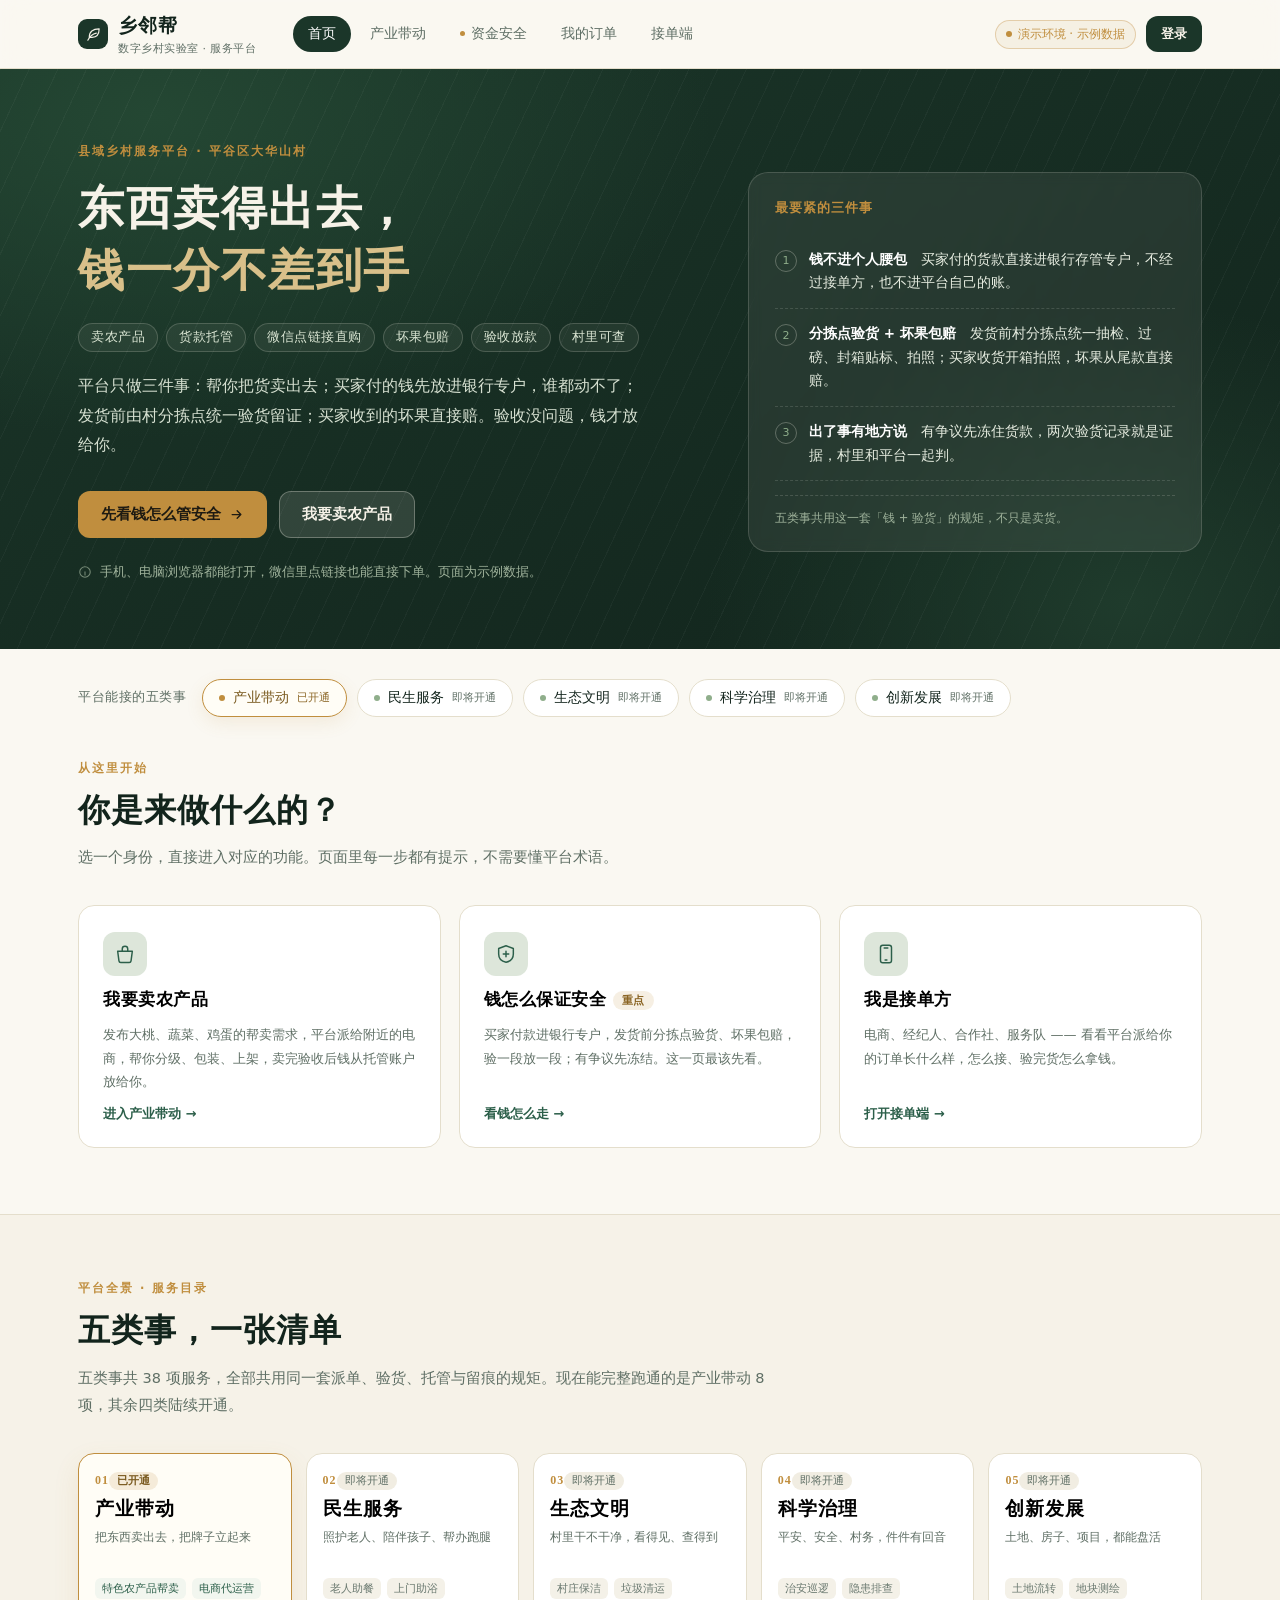
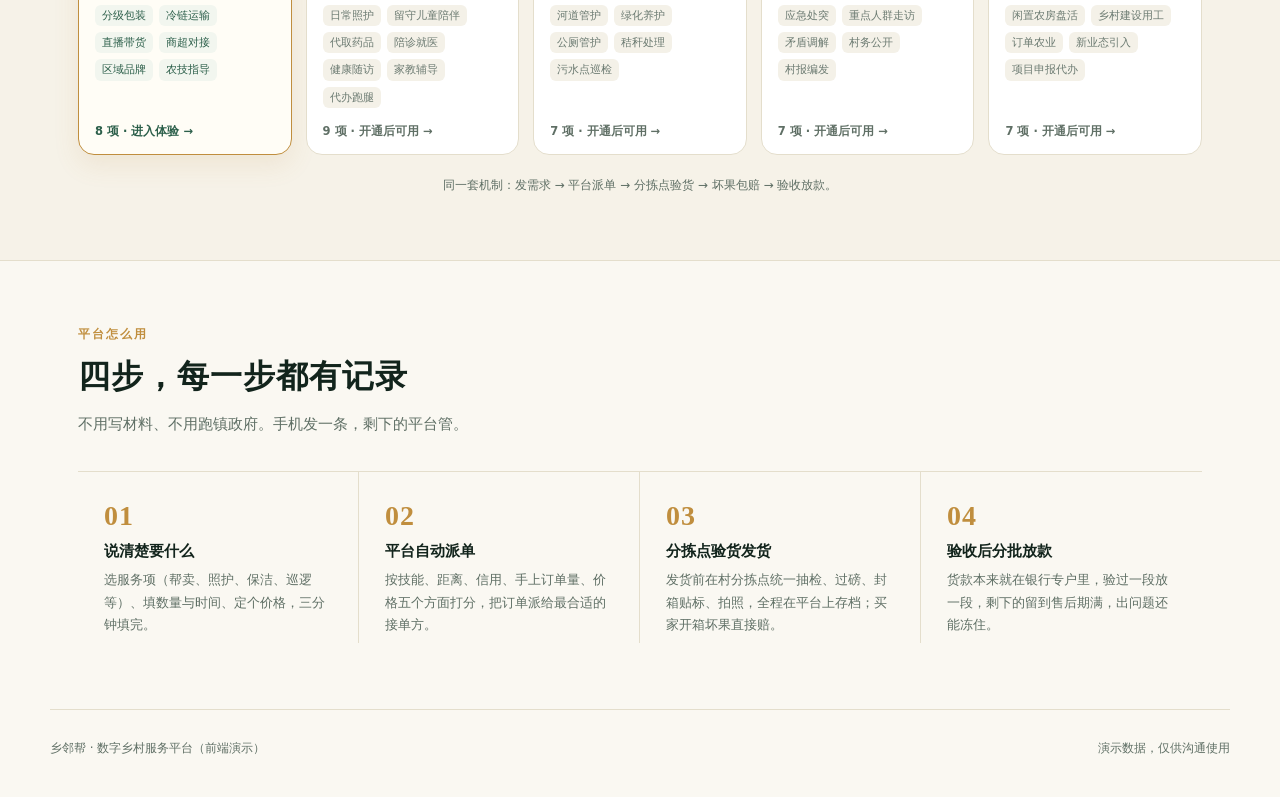
<file: index.html>
<!DOCTYPE html>
<html lang="zh-CN">
<head>
<meta charset="UTF-8">
<meta name="viewport" content="width=device-width, initial-scale=1.0">
<title>乡邻帮 · 数字乡村服务平台（演示）</title>
<meta name="description" content="乡邻帮 · 数字乡村服务平台前端演示：货款银行托管、分拣点验货、坏果包赔、验收通过才放款。">
<link rel="stylesheet" href="styles.css">
</head>
<body>

<!-- ================= NAV ================= -->
<header class="nav">
  <div class="container nav-inner">
    <a class="brand" href="#" data-go="home">
      <span class="brand-mark">
        <svg width="17" height="17" viewBox="0 0 24 24" fill="none" stroke="currentColor" stroke-width="1.6" stroke-linecap="round" stroke-linejoin="round">
          <path d="M20 4c0 9-5 12-10 12H6c0-8 5-12 14-12Z"/><path d="M4 20c3-6 7-9 12-10"/>
        </svg>
      </span>
      <span>
        <span class="brand-name">乡邻帮</span>
        <div class="brand-sub">数字乡村实验室 · 服务平台</div>
      </span>
    </a>

    <nav class="nav-links">
      <button class="nav-link active" data-go="home">首页</button>
      <button class="nav-link" data-go="industry">产业带动</button>
      <button class="nav-link hot" data-go="money">资金安全</button>
      <button class="nav-link" data-go="order">我的订单</button>
      <button class="nav-link" data-go="provider">接单端</button>
    </nav>

    <div class="nav-right">
      <span class="demo-pill"><span class="dot"></span>演示环境 · 示例数据</span>
      <button class="btn btn-dark" id="loginBtn" data-go="login" style="padding:8px 14px;font-size:13px">登录</button>
    </div>
  </div>
</header>

<main>

<!-- ================= HOME ================= -->
<section id="view-home" class="view active">

  <div class="hero">
    <div class="container hero-inner">
      <div>
        <div class="eyebrow">县域乡村服务平台 · 平谷区大华山村</div>
        <h1>东西卖得出去，<br><em>钱一分不差到手</em></h1>
        <div class="hero-tags">
          <span class="hero-tag">卖农产品</span>
          <span class="hero-tag">货款托管</span>
          <span class="hero-tag">微信点链接直购</span>
          <span class="hero-tag">坏果包赔</span>
          <span class="hero-tag">验收放款</span>
          <span class="hero-tag">村里可查</span>
        </div>
        <p class="hero-sub">
          平台只做三件事：帮你把货卖出去；买家付的钱先放进银行专户，谁都动不了；
          发货前由村分拣点统一验货留证；买家收到的坏果直接赔。验收没问题，钱才放给你。
        </p>
        <div class="hero-actions">
          <button class="btn btn-primary" data-go="money">
            先看钱怎么管安全
            <svg width="15" height="15" viewBox="0 0 24 24" fill="none" stroke="currentColor" stroke-width="2" stroke-linecap="round" stroke-linejoin="round"><path d="M5 12h14M13 6l6 6-6 6"/></svg>
          </button>
          <button class="btn btn-light" data-go="industry">我要卖农产品</button>
        </div>
        <div class="hero-note">
          <svg width="14" height="14" viewBox="0 0 24 24" fill="none" stroke="currentColor" stroke-width="1.8"><circle cx="12" cy="12" r="9"/><path d="M12 8v.01M11 12h1v5h1"/></svg>
          手机、电脑浏览器都能打开，微信里点链接也能直接下单。页面为示例数据。
        </div>
      </div>

      <div class="hero-card">
        <div class="hero-card-title">最要紧的三件事</div>
        <div class="hero-line">
          <span class="idx">1</span>
          <p><b>钱不进个人腰包</b>　买家付的货款直接进银行存管专户，不经过接单方，也不进平台自己的账。</p>
        </div>
        <div class="hero-line">
          <span class="idx">2</span>
          <p><b>分拣点验货 + 坏果包赔</b>　发货前村分拣点统一抽检、过磅、封箱贴标、拍照；买家收货开箱拍照，坏果从尾款直接赔。</p>
        </div>
        <div class="hero-line">
          <span class="idx">3</span>
          <p><b>出了事有地方说</b>　有争议先冻住货款，两次验货记录就是证据，村里和平台一起判。</p>
        </div>
        <p class="hero-card-note">五类事共用这一套「钱 + 验货」的规矩，不只是卖货。</p>
      </div>
    </div>
  </div>

  <!-- 五类事快捷入口 -->
  <div class="container">
    <div class="strip">
      <span class="strip-label">平台能接的五类事</span>
      <button class="pill live" data-go="industry"><span class="pd"></span>产业带动<small>已开通</small></button>
      <button class="pill" data-go="placeholder" data-sector="people"><span class="pd"></span>民生服务<small>即将开通</small></button>
      <button class="pill" data-go="placeholder" data-sector="eco"><span class="pd"></span>生态文明<small>即将开通</small></button>
      <button class="pill" data-go="placeholder" data-sector="gov"><span class="pd"></span>科学治理<small>即将开通</small></button>
      <button class="pill" data-go="placeholder" data-sector="land"><span class="pd"></span>创新发展<small>即将开通</small></button>
    </div>
  </div>

  <!-- 三个大动作 -->
  <div class="section" style="padding-top:44px">
    <div class="container">
      <div class="sec-head">
        <div class="sec-kicker">从这里开始</div>
        <h2 class="sec-title">你是来做什么的？</h2>
        <p class="sec-sub">选一个身份，直接进入对应的功能。页面里每一步都有提示，不需要懂平台术语。</p>
      </div>

      <div class="acts">
        <button class="act" data-go="industry">
          <span class="act-icon">
            <svg width="22" height="22" viewBox="0 0 24 24" fill="none" stroke="currentColor" stroke-width="1.6" stroke-linecap="round" stroke-linejoin="round"><path d="M4 9h16l-1.4 10.5a2 2 0 0 1-2 1.75H7.4a2 2 0 0 1-2-1.75L4 9Z"/><path d="M9 9V6.5a3 3 0 0 1 6 0V9"/></svg>
          </span>
          <h3>我要卖农产品</h3>
          <p>发布大桃、蔬菜、鸡蛋的帮卖需求，平台派给附近的电商，帮你分级、包装、上架，卖完验收后钱从托管账户放给你。</p>
          <span class="act-link">进入产业带动 →</span>
        </button>

        <button class="act" data-go="money">
          <span class="act-icon">
            <svg width="22" height="22" viewBox="0 0 24 24" fill="none" stroke="currentColor" stroke-width="1.6" stroke-linecap="round" stroke-linejoin="round"><path d="M12 3 20 6v6c0 5-3.6 8.2-8 9-4.4-.8-8-4-8-9V6l8-3Z"/><path d="M9 12h6M12 9v6"/></svg>
          </span>
          <h3>钱怎么保证安全 <span class="badge gold" style="vertical-align:middle">重点</span></h3>
          <p>买家付款进银行专户，发货前分拣点验货、坏果包赔，验一段放一段；有争议先冻结。这一页最该先看。</p>
          <span class="act-link">看钱怎么走 →</span>
        </button>

        <button class="act" data-go="provider">
          <span class="act-icon">
            <svg width="22" height="22" viewBox="0 0 24 24" fill="none" stroke="currentColor" stroke-width="1.6" stroke-linecap="round" stroke-linejoin="round"><rect x="6" y="2.5" width="12" height="19" rx="2.5"/><path d="M10 5.5h4M11 18.5h2"/></svg>
          </span>
          <h3>我是接单方</h3>
          <p>电商、经纪人、合作社、服务队 —— 看看平台派给你的订单长什么样，怎么接、验完货怎么拿钱。</p>
          <span class="act-link">打开接单端 →</span>
        </button>
      </div>
    </div>
  </div>

  <!-- 五大板块 -->
  <div class="section cream">
    <div class="container">
      <div class="sec-head">
        <div class="sec-kicker">平台全景 · 服务目录</div>
        <h2 class="sec-title">五类事，一张清单</h2>
        <p class="sec-sub">五类事共 38 项服务，全部共用同一套派单、验货、托管与留痕的规矩。现在能完整跑通的是产业带动 8 项，其余四类陆续开通。</p>
      </div>

      <div class="catalog">
        <button class="cat live" data-go="industry">
          <div class="cat-head"><span class="cat-no">01</span><span class="cat-state">已开通</span></div>
          <h4>产业带动</h4>
          <p class="cat-sub">把东西卖出去，把牌子立起来</p>
          <div class="cat-items">
            <span>特色农产品帮卖</span><span>电商代运营</span><span>分级包装</span>
            <span>冷链运输</span><span>直播带货</span><span>商超对接</span>
            <span>区域品牌</span><span>农技指导</span>
          </div>
          <div class="cat-foot">8 项 · 进入体验 →</div>
        </button>

        <button class="cat" data-go="placeholder" data-sector="people">
          <div class="cat-head"><span class="cat-no">02</span><span class="cat-state">即将开通</span></div>
          <h4>民生服务</h4>
          <p class="cat-sub">照护老人、陪伴孩子、帮办跑腿</p>
          <div class="cat-items">
            <span>老人助餐</span><span>上门助浴</span><span>日常照护</span>
            <span>留守儿童陪伴</span><span>代取药品</span><span>陪诊就医</span>
            <span>健康随访</span><span>家教辅导</span><span>代办跑腿</span>
          </div>
          <div class="cat-foot">9 项 · 开通后可用 →</div>
        </button>

        <button class="cat" data-go="placeholder" data-sector="eco">
          <div class="cat-head"><span class="cat-no">03</span><span class="cat-state">即将开通</span></div>
          <h4>生态文明</h4>
          <p class="cat-sub">村里干不干净，看得见、查得到</p>
          <div class="cat-items">
            <span>村庄保洁</span><span>垃圾清运</span><span>河道管护</span>
            <span>绿化养护</span><span>公厕管护</span><span>秸秆处理</span>
            <span>污水点巡检</span>
          </div>
          <div class="cat-foot">7 项 · 开通后可用 →</div>
        </button>

        <button class="cat" data-go="placeholder" data-sector="gov">
          <div class="cat-head"><span class="cat-no">04</span><span class="cat-state">即将开通</span></div>
          <h4>科学治理</h4>
          <p class="cat-sub">平安、安全、村务，件件有回音</p>
          <div class="cat-items">
            <span>治安巡逻</span><span>隐患排查</span><span>应急处突</span>
            <span>重点人群走访</span><span>矛盾调解</span><span>村务公开</span>
            <span>村报编发</span>
          </div>
          <div class="cat-foot">7 项 · 开通后可用 →</div>
        </button>

        <button class="cat" data-go="placeholder" data-sector="land">
          <div class="cat-head"><span class="cat-no">05</span><span class="cat-state">即将开通</span></div>
          <h4>创新发展</h4>
          <p class="cat-sub">土地、房子、项目，都能盘活</p>
          <div class="cat-items">
            <span>土地流转</span><span>地块测绘</span><span>闲置农房盘活</span>
            <span>乡村建设用工</span><span>订单农业</span><span>新业态引入</span>
            <span>项目申报代办</span>
          </div>
          <div class="cat-foot">7 项 · 开通后可用 →</div>
        </button>
      </div>

      <p class="cat-note">同一套机制：发需求 → 平台派单 → 分拣点验货 → 坏果包赔 → 验收放款。</p>
    </div>
  </div>

  <!-- 怎么用 -->
  <div class="section" id="how">
    <div class="container">
      <div class="sec-head">
        <div class="sec-kicker">平台怎么用</div>
        <h2 class="sec-title">四步，每一步都有记录</h2>
        <p class="sec-sub">不用写材料、不用跑镇政府。手机发一条，剩下的平台管。</p>
      </div>

      <div class="steps4">
        <div class="step4">
          <div class="no">01</div>
          <h5>说清楚要什么</h5>
          <p>选服务项（帮卖、照护、保洁、巡逻等）、填数量与时间、定个价格，三分钟填完。</p>
        </div>
        <div class="step4">
          <div class="no">02</div>
          <h5>平台自动派单</h5>
          <p>按技能、距离、信用、手上订单量、价格五个方面打分，把订单派给最合适的接单方。</p>
        </div>
        <div class="step4">
          <div class="no">03</div>
          <h5>分拣点验货发货</h5>
          <p>发货前在村分拣点统一抽检、过磅、封箱贴标、拍照，全程在平台上存档；买家开箱坏果直接赔。</p>
        </div>
        <div class="step4">
          <div class="no">04</div>
          <h5>验收后分批放款</h5>
          <p>货款本来就在银行专户里，验过一段放一段，剩下的留到售后期满，出问题还能冻住。</p>
        </div>
      </div>
    </div>
  </div>
</section>

<!-- ================= INDUSTRY ================= -->
<section id="view-industry" class="view">
  <div class="container">
    <div class="page-head">
      <div class="crumb"><a href="#" data-go="home">首页</a> / <span>产业带动</span></div>
      <h1 class="page-title">产业带动</h1>
      <p class="page-sub">这个板块干两件事：把农产品卖出去，把村子的招牌立起来。下面的内容都能点，帮卖流程可以从头走到尾。</p>
    </div>

    <div class="safe-strip" data-go="money">
      <span class="ss-ic">锁</span>
      <div class="ss-txt">
        <b>这笔生意的钱，平台不碰、接单方也碰不到</b>
        <span>买家付款先存银行专户；发货前村分拣点统一验货，买家开箱坏果包赔；验收通过才分批放款。点这里看钱怎么走。</span>
      </div>
      <span class="ss-arrow">→</span>
    </div>

    <div class="tabs" id="industryTabs">
      <button class="tab active" data-tab="sell">农产品帮卖</button>
      <button class="tab" data-tab="ecom">电商帮卖</button>
      <button class="tab" data-tab="brand">区域品牌</button>
      <button class="tab" data-tab="data">基地与数据</button>
      <button class="tab" data-tab="share">微信卖货与分销</button>
    </div>

    <!-- 帮卖 -->
    <div class="tab-panel" data-panel="sell">
      <div class="grid-2">
        <div class="card">
          <div class="card-head">
            <div>
              <h3 class="card-title">本村待售的农产品</h3>
              <p class="card-sub">农户发出来，等附近的电商来接。点「发起帮卖」可以体验完整流程。</p>
            </div>
            <span class="badge gold">今日 3 条</span>
          </div>

          <div class="prod">
            <div class="prod-thumb">🍑</div>
            <div class="prod-main">
              <p class="prod-name">大桃 · 8 吨</p>
              <div class="prod-meta">大华山村 · 采收 11-08 · 需要分级包装 + 冷链</div>
            </div>
            <div class="prod-right">
              <div class="prod-price">5.4<small>元/斤 保底</small></div>
              <div class="prod-meta" style="margin-top:4px"><span class="badge grey">待接单</span></div>
            </div>
          </div>

          <div class="prod">
            <div class="prod-thumb" style="background:linear-gradient(145deg,#eef1dd,#dbe5c9)">🥬</div>
            <div class="prod-main">
              <p class="prod-name">大棚蔬菜 · 2 吨</p>
              <div class="prod-meta">东河村 · 每日可采 · 需要冷链直供</div>
            </div>
            <div class="prod-right">
              <div class="prod-price">3.2<small>元/斤 保底</small></div>
              <div class="prod-meta" style="margin-top:4px"><span class="badge grey">待接单</span></div>
            </div>
          </div>

          <div class="prod">
            <div class="prod-thumb" style="background:linear-gradient(145deg,#f6efe0,#e9dcc4)">🥚</div>
            <div class="prod-main">
              <p class="prod-name">土鸡蛋 · 500 斤</p>
              <div class="prod-meta">西沟村 · 每周供 · 需要包装 + 直播</div>
            </div>
            <div class="prod-right">
              <div class="prod-price">12<small>元/斤 保底</small></div>
              <div class="prod-meta" style="margin-top:4px"><span class="badge grey">待接单</span></div>
            </div>
          </div>
        </div>

        <div class="card" style="background:var(--cream)">
          <h3 class="card-title">发起一条帮卖</h3>
          <p class="card-sub">你只管说清楚「卖什么、多少、什么价」，剩下的交给平台。</p>

          <div style="margin:18px 0 6px">
            <div class="hero-line" style="border-bottom:1px dashed var(--hair);padding:12px 0">
              <span class="idx" style="border-color:var(--hair);color:var(--green)">1</span>
              <p style="color:var(--ink);font-size:13px">填产品、数量、保底价<br><span style="color:var(--muted);font-size:12px">价格你定，平台不压价</span></p>
            </div>
            <div class="hero-line" style="border-bottom:1px dashed var(--hair);padding:12px 0">
              <span class="idx" style="border-color:var(--hair);color:var(--green)">2</span>
              <p style="color:var(--ink);font-size:13px">选需要的服务<br><span style="color:var(--muted);font-size:12px">分级包装、冷链、直播、商超对接</span></p>
            </div>
            <div class="hero-line" style="padding:12px 0 4px">
              <span class="idx" style="border-color:var(--hair);color:var(--green)">3</span>
              <p style="color:var(--ink);font-size:13px">平台派单，接单方上门看货<br><span style="color:var(--muted);font-size:12px">卖完验收，按约定分账</span></p>
            </div>
          </div>

          <button class="btn btn-dark btn-block" style="margin-top:18px" data-go="sell">
            发起帮卖（以大桃 8 吨为例）
          </button>
          <p style="margin:12px 0 0;font-size:11.5px;color:#9aa79d;text-align:center">演示流程约 1 分钟，可反复体验</p>
        </div>
      </div>
    </div>

    <!-- 电商 -->
    <div class="tab-panel" data-panel="ecom" hidden>
      <div class="sec-head" style="margin-bottom:20px">
        <p class="sec-sub" style="margin-top:0">这些是平台认证过的接单方。派单不是随机发、也不是谁先抢到给谁，按技能、距离、信用、手上订单量、价格五个方面综合打分。</p>
      </div>

      <div class="grid-3">
        <div class="card">
          <div class="broker" style="border:none;padding:0;margin:0">
            <div class="avatar">李</div>
            <div class="broker-main">
              <p class="broker-name">李强 · 鲜果电商</p>
              <div class="broker-meta">示范镇 · 专注桃类 3 年</div>
              <div class="broker-tags"><span class="badge">信用 96</span><span class="badge gold">近 30 天 38 单</span></div>
            </div>
            <div class="score"><div class="num">96<small>分</small></div><div class="lbl">匹配度</div></div>
          </div>
          <p class="card-sub" style="margin-top:14px">自带 1.2 万粉丝直播间，能接「直播带货 + 分级包装」，从看货到打款平均 3 天。</p>
        </div>

        <div class="card">
          <div class="broker" style="border:none;padding:0;margin:0">
            <div class="avatar alt">王</div>
            <div class="broker-main">
              <p class="broker-name">王芳 · 果蔬合作社</p>
              <div class="broker-meta">邻村 · 有冷藏库与分拣线</div>
              <div class="broker-tags"><span class="badge">信用 92</span><span class="badge gold">近 30 天 22 单</span></div>
            </div>
            <div class="score"><div class="num">88<small>分</small></div><div class="lbl">匹配度</div></div>
          </div>
          <p class="card-sub" style="margin-top:14px">适合走商超与批发渠道，冷链运输成本低；直播能力弱，主要做线下批量出货。</p>
        </div>

        <div class="card">
          <div class="broker" style="border:none;padding:0;margin:0">
            <div class="avatar alt2">张</div>
            <div class="broker-main">
              <p class="broker-name">张伟 · 电商服务站</p>
              <div class="broker-meta">镇级站点 · 代运营 6 个村</div>
              <div class="broker-tags"><span class="badge">信用 89</span><span class="badge gold">近 30 天 41 单</span></div>
            </div>
            <div class="score"><div class="num">84<small>分</small></div><div class="lbl">匹配度</div></div>
          </div>
          <p class="card-sub" style="margin-top:14px">单量最多，但手上订单已排到 5 天后，本期派单会因「负载」扣分，作为备选。</p>
        </div>
      </div>
    </div>

    <!-- 品牌 -->
    <div class="tab-panel" data-panel="brand" hidden>
      <div class="grid-2">
        <div class="card">
          <div class="card-head">
            <div>
              <h3 class="card-title">区域品牌建设进度</h3>
              <p class="card-sub">品牌这四件事按顺序推，做完一件验一件；没验收的部分不结钱。</p>
            </div>
            <span class="badge dark">已开通</span>
          </div>

          <div style="margin-top:18px">
            <div class="mini-bar" style="width:100%;margin-bottom:18px">
              <div class="lb"><span>品牌视觉与包装设计</span><span>100%</span></div>
              <div class="tr" style="height:6px"><div class="fl" style="width:100%"></div></div>
            </div>
            <div class="mini-bar" style="width:100%;margin-bottom:18px">
              <div class="lb"><span>短视频内容（12 条）</span><span>75%</span></div>
              <div class="tr" style="height:6px"><div class="fl" style="width:75%"></div></div>
            </div>
            <div class="mini-bar" style="width:100%;margin-bottom:18px">
              <div class="lb"><span>直播场次（2 场）</span><span>50%</span></div>
              <div class="tr" style="height:6px"><div class="fl" style="width:50%"></div></div>
            </div>
            <div class="mini-bar" style="width:100%">
              <div class="lb"><span>区域公用品牌申报</span><span>进行中</span></div>
              <div class="tr" style="height:6px"><div class="fl" style="width:30%;background:var(--gold)"></div></div>
            </div>
          </div>
        </div>

        <div class="card" style="background:var(--cream)">
          <h3 class="card-title">品牌怎么帮到卖货</h3>
          <p class="card-sub">品牌不是做个 LOGO 就完了，它直接影响能不能进商超、能不能卖上价。</p>
          <div style="margin-top:16px;font-size:13px;line-height:2;color:var(--muted)">
            <p style="margin:0 0 10px"><b style="color:var(--ink)">统一包装</b> — 同一规格、同一标识，商超才肯上架。</p>
            <p style="margin:0 0 10px"><b style="color:var(--ink)">可溯源</b> — 一物一码，扫码看到哪个村、哪块地、哪天采的。</p>
            <p style="margin:0 0 10px"><b style="color:var(--ink)">内容素材</b> — 短视频和直播素材由平台统一产出，接单方直接能用。</p>
            <p style="margin:0"><b style="color:var(--ink)">品牌授权</b> — 接单方使用区域品牌需备案，防止砸牌子。</p>
          </div>
        </div>
      </div>
    </div>

    <!-- 数据 -->
    <div class="tab-panel" data-panel="data" hidden>
      <div class="kpi-strip" style="margin-bottom:20px">
        <div class="kpi"><div class="v">6<small>块</small></div><div class="k">纳入平台的蔬菜地块</div></div>
        <div class="kpi"><div class="v">2<small>类</small></div><div class="k">环境与作业数据自动采集</div></div>
        <div class="kpi"><div class="v">100<small>%</small></div><div class="k">上市农产品一物一码覆盖</div></div>
        <div class="kpi"><div class="v">3<small>天</small></div><div class="k">从发布到货款到账的平均时间</div></div>
      </div>

      <div class="grid-2">
        <div class="card">
          <div class="card-head">
            <div>
              <h3 class="card-title">地块档案</h3>
              <p class="card-sub">每块地一个档案：种什么、谁在种、什么时候做了什么。</p>
            </div>
            <span class="badge">大华山村</span>
          </div>

          <div class="prod" style="padding-top:8px">
            <div class="prod-thumb" style="font-size:12px;font-weight:700">A1</div>
            <div class="prod-main">
              <p class="prod-name">大桃 · 12 亩</p>
              <div class="prod-meta">农户 张建国 · 采收期 11-06 至 11-12</div>
            </div>
            <div class="prod-right"><span class="badge gold">待售 8 吨</span></div>
          </div>
          <div class="prod">
            <div class="prod-thumb" style="font-size:12px;font-weight:700">B2</div>
            <div class="prod-main">
              <p class="prod-name">大棚蔬菜 · 4 亩</p>
              <div class="prod-meta">合作社 王芳 · 水肥一体化已接入</div>
            </div>
            <div class="prod-right"><span class="badge">数据正常</span></div>
          </div>
          <div class="prod">
            <div class="prod-thumb" style="font-size:12px;font-weight:700">C3</div>
            <div class="prod-main">
              <p class="prod-name">土鸡蛋 · 1 个养殖点</p>
              <div class="prod-meta">农户 刘小梅 · 每周出货 500 斤</div>
             </div>
            <div class="prod-right"><span class="badge">数据正常</span></div>
          </div>
        </div>

        <div class="card">
          <div class="card-head">
            <div>
              <h3 class="card-title">最近 7 天 · 大棚温度</h3>
              <p class="card-sub">传感器每 10 分钟上传一次，异常自动提醒。</p>
            </div>
          </div>
          <svg viewBox="0 0 300 120" style="width:100%;height:150px" preserveAspectRatio="none">
            <line x1="0" y1="100" x2="300" y2="100" stroke="#e4decc" stroke-width="1"/>
            <line x1="0" y1="60" x2="300" y2="60" stroke="#f0ebdc" stroke-width="1"/>
            <line x1="0" y1="20" x2="300" y2="20" stroke="#f0ebdc" stroke-width="1"/>
            <polyline points="0,74 42,66 84,58 126,52 168,60 210,46 252,40 300,44"
              fill="none" stroke="#2c5f4a" stroke-width="2.2" stroke-linecap="round" stroke-linejoin="round"/>
            <circle cx="168" cy="60" r="3.4" fill="#c08e3e"/>
          </svg>
          <p class="card-sub" style="margin-top:6px">11 月 1 日 — 11 月 7 日 · 单位 ℃ · 夜间最低 14℃，白天最高 26℃，处于适宜区间。</p>
        </div>
      </div>
    </div>

    <!-- 微信卖货与分销 -->
    <div class="tab-panel" data-panel="share" hidden>
      <div class="sec-head" style="margin-bottom:18px">
        <p class="sec-sub" style="margin-top:0">买家在微信里点开链接就能买；帮着转发的人能拿到佣金。这一页演示两件事：链接怎么发、钱怎么分。</p>
      </div>

      <!-- 微信直购流程 -->
      <div class="grid-2">
        <div class="card">
          <div class="card-head">
            <div>
              <h3 class="card-title">微信点链接直接买 · 全流程</h3>
              <p class="card-sub">从商品页到好友下单，三步，谁都会用</p>
            </div>
            <span class="badge gold">可点</span>
          </div>

          <!-- 商品卡（第一步） -->
          <div style="border:1px solid var(--hair);border-radius:12px;padding:14px;margin-bottom:12px">
            <div style="font-size:11px;color:var(--muted);margin-bottom:8px">第一步 · 你在平台商品页（手机 / 电脑都能开）</div>
            <div class="prod">
              <div class="prod-thumb">🍑</div>
              <div class="prod-main">
                <p class="prod-name">大华山白桃 · 12 装</p>
                <div class="prod-meta">张大山家 3 号桃园 · 11-06 采摘 · 坏果包赔</div>
              </div>
              <div class="prod-right"><b style="font-family:var(--serif);font-size:18px">89 元</b></div>
            </div>
            <button class="btn btn-dark btn-block" id="copyLinkBtn" style="margin-top:12px">
              复制链接，发给微信好友
            </button>
          </div>

          <!-- 微信聊天模拟（第二步） -->
          <div style="border:1px solid var(--hair);border-radius:12px;padding:14px;margin-bottom:12px;background:#ededed">
            <div style="font-size:11px;color:var(--muted);margin-bottom:10px">第二步 · 粘贴到微信，好友收到一张商品卡片</div>
            <div style="display:flex;gap:8px;align-items:flex-start">
              <div class="avatar" style="width:32px;height:32px;font-size:13px;flex:none">李</div>
              <div style="background:#95ec69;border-radius:8px;padding:10px;max-width:220px">
                <div style="background:#fff;border-radius:6px;padding:8px">
                  <div style="height:64px;border-radius:4px;background:linear-gradient(135deg,#f7e3d0,#e8c9a8);display:flex;align-items:center;justify-content:center;font-size:22px">🍑</div>
                  <div style="font-size:13px;font-weight:600;margin-top:6px">大华山白桃 · 12 装</div>
                  <div style="display:flex;justify-content:space-between;margin-top:2px">
                    <span style="color:#c08e3e;font-weight:700">¥89.00</span>
                    <span style="font-size:11px;color:#999">乡邻帮 · 大华山村</span>
                  </div>
                </div>
              </div>
            </div>
            <div style="font-size:11px;color:#888;margin-top:8px">好友点卡片 → 直接进下单页</div>
          </div>

          <!-- 下单页（第三步） -->
          <div style="border:1px solid var(--hair);border-radius:12px;padding:14px">
            <div style="font-size:11px;color:var(--muted);margin-bottom:8px">第三步 · 好友点开就是下单页（不用下载、不用注册）</div>
            <div class="ins-row"><span class="ik">商品</span><span class="iv">大华山白桃 12 装 × 1 箱</span></div>
            <div class="ins-row"><span class="ik">付款</span><span class="iv">微信支付 89 元 → 直进银行存管专户</span></div>
            <div class="ins-row"><span class="ik">发货</span><span class="iv">村分拣点验货贴码后发出，箱码可溯源</span></div>
            <div class="ins-row"><span class="ik">售后</span><span class="iv">开箱坏果拍照，24 小时内包赔</span></div>
          </div>
        </div>

        <!-- 二级分销机制 -->
        <div class="card" style="background:var(--cream)">
          <div class="card-head">
            <div>
              <h3 class="card-title">二级分销 · 佣金怎么分</h3>
              <p class="card-sub">系统自动算、自动分，农户售价一分不让</p>
            </div>
            <span class="badge">只做两级 · 合规</span>
          </div>

          <div class="ins-row"><span class="ik">谁是一级</span><span class="iv">直接把链接发给买家的人（好友点他的链接下单）</span></div>
          <div class="ins-row"><span class="ik">谁是二级</span><span class="iv">把链接转给「一级」的那个人（最早发链接的）</span></div>
          <div class="ins-row"><span class="ik">一级佣金</span><span class="iv"><b>3%</b> · 89 元一箱得 2.67 元</span></div>
          <div class="ins-row"><span class="ik">二级佣金</span><span class="iv"><b>1%</b> · 89 元一箱得 0.89 元</span></div>
          <div class="ins-row"><span class="ik">钱从哪出</span><span class="iv">从接单方的服务费里出，<b>不占农户的 89 元</b></span></div>
          <div class="ins-row"><span class="ik">怎么到账</span><span class="iv">买家确认收货后，佣金随放款自动结算到推广人实名账户</span></div>

          <div style="border-top:1px solid var(--hair);margin-top:14px;padding-top:14px">
            <div style="font-size:13px;font-weight:600;margin-bottom:10px">举个例子：王婶把链接发到广场舞群</div>
            <div class="tl-item done"><div class="tl-time">11-08 10:00</div><h5 class="tl-title">王婶发链接 → 李姐下单 2 箱 178 元</h5><p class="card-sub" style="margin:0">王婶是一级，得 178 × 3% = 5.34 元</p></div>
            <div class="tl-item done" style="margin-top:12px"><div class="tl-time">11-08 15:00</div><h5 class="tl-title">李姐觉得好吃，转给上海的表妹 → 表妹下单 3 箱 267 元</h5><p class="card-sub" style="margin:0">李姐得一级 8.01 元；王婶是二级，再得 2.67 元</p></div>
            <div class="tl-item now" style="margin-top:12px"><div class="tl-time">结算</div><h5 class="tl-title">确认收货后自动到账，人人看得见明细</h5><p class="card-sub" style="margin:0">农户拿足 89 元/箱一分不少；佣金走平台账，村里台账全记录</p></div>
          </div>

          <p class="hint" style="margin-top:14px">按微信平台规则只做两级，不做三级及以上返佣（避免涉传风险）；佣金对农户零成本，对推广人有明细。</p>
        </div>
      </div>

      <!-- 配套三件事 -->
      <div class="grid-3" style="margin-top:16px">
        <div class="card">
          <span class="badge">统一客服</span>
          <h3 class="card-title" style="margin:12px 0 8px">售后有人接</h3>
          <p class="card-sub" style="margin:0">买家从下单页一键找客服，坏果拍照上传，24 小时内从托管尾款赔付——农户不用自己跟买家扯皮。</p>
        </div>
        <div class="card">
          <span class="badge">驻村培训</span>
          <h3 class="card-title" style="margin:12px 0 8px">不会用有人教</h3>
          <p class="card-sub" style="margin:0">怎么发链接、怎么看佣金，分拣点蹲点 + 上门带一遍，教到会为止；村里培养 1–2 名管理员。</p>
        </div>
        <div class="card">
          <span class="badge">数字人直播</span>
          <h3 class="card-title" style="margin:12px 0 8px">直播间挂同款链接</h3>
          <p class="card-sub" style="margin:0">卡通形象 7×24 小时直播讲品种、讲产地，直播间挂的就是这个商品链接，成本只有真人主播的零头。</p>
        </div>
      </div>
    </div>
  </div>
</section>

<!-- ================= SELL WIZARD ================= -->
<section id="view-sell" class="view">
  <div class="container">
    <div class="page-head">
      <div class="crumb"><a href="#" data-go="industry">产业带动</a> / <span>发起帮卖</span></div>
      <h1 class="page-title">发起一条帮卖</h1>
      <p class="page-sub">三步填完，平台就会把这条需求派给附近合适的电商或经纪人。带 <b>*</b> 的必须填。</p>
    </div>

    <div class="stepper">
      <div class="stp now" data-stp="1"><span class="c">1</span>产品信息</div>
      <div class="stp-line"></div>
      <div class="stp" data-stp="2"><span class="c">2</span>需要什么服务</div>
      <div class="stp-line"></div>
      <div class="stp" data-stp="3"><span class="c">3</span>确认提交</div>
    </div>

    <div class="card" style="max-width:900px">
      <!-- step 1 -->
      <div class="wstep" data-step="1">
        <div class="form-grid">
          <div class="field">
            <label for="f-product">卖什么 *</label>
            <select class="input" id="f-product">
              <option value="大桃">大桃（白桃 / 黄桃 / 油桃 / 蟠桃）</option>
              <option value="大棚蔬菜">大棚蔬菜</option>
              <option value="土鸡蛋">土鸡蛋</option>
              <option value="稻米">稻米</option>
            </select>
          </div>
          <div class="field">
            <label for="f-qty">有多少 *</label>
            <div style="display:flex;gap:8px">
              <input class="input" id="f-qty" type="number" min="0.5" step="0.5" value="8">
              <select class="input" id="f-unit" style="width:96px">
                <option value="吨">吨</option>
                <option value="斤">斤</option>
              </select>
            </div>
            <span class="hint">按实际可出货量填，后面可以改</span>
          </div>
          <div class="field">
            <label for="f-price">保底价（元/斤）*</label>
            <input class="input" id="f-price" type="number" step="0.1" value="5.4">
            <span class="hint">低于这个价平台不会自动成交，会先问你</span>
          </div>
          <div class="field">
            <label for="f-village">在哪个村 *</label>
            <select class="input" id="f-village">
              <option>大华山村</option>
              <option>东河村</option>
              <option>西沟村</option>
            </select>
          </div>
          <div class="field field-full">
            <label for="f-note">补充说明（选填）</label>
            <input class="input" id="f-note" placeholder="例如：11 月 8 日可采收，果园在村口，货车能直接开到地头">
          </div>
        </div>
      </div>

      <!-- step 2 -->
      <div class="wstep" data-step="2" hidden>
        <p class="card-sub" style="margin:0 0 16px">这些服务都由接单方提供，费用从货款里直接扣，不用你先垫钱。</p>
        <div class="chips" id="serviceChips">
          <button class="chip on" data-svc="pack" data-type="per">
            <span class="tick">✓</span>分级包装 <small>0.35 元/斤</small>
          </button>
          <button class="chip on" data-svc="cold" data-type="per">
            <span class="tick">✓</span>冷链运输 <small>0.60 元/斤</small>
          </button>
          <button class="chip" data-svc="live" data-type="pct">
            <span class="tick">✓</span>数字人直播 <small>1% 佣金 · 真人主播 25% 起</small>
          </button>
          <button class="chip" data-svc="market" data-type="pct">
            <span class="tick">✓</span>商超对接 <small>2% 佣金</small>
          </button>
        </div>
        <p class="card-sub" style="margin:16px 0 0">平台服务费 3%，用于派单、留痕、结算与售后。不成交不收。</p>
      </div>

      <!-- step 3 -->
      <div class="wstep" data-step="3" hidden>
        <div class="summary" id="summaryBox"></div>
        <p class="card-sub" style="margin:14px 0 0">提交后平台按技能、距离、信用、手上订单量、价格五个方面匹配接单方，通常 5 分钟内出结果。</p>
        <div class="safe-strip" style="margin-top:14px" data-go="money">
          <span class="ss-ic">锁</span>
          <div class="ss-txt">
            <b>提交这一步不花钱，也不会让你先垫钱</b>
            <span>买家付的货款先进银行专户；发货前分拣点验货、买家开箱坏果包赔，验收通过才分批放给你。点这里看钱怎么走。</span>
          </div>
          <span class="ss-arrow">→</span>
        </div>
      </div>

      <div style="display:flex;justify-content:space-between;gap:12px;margin-top:26px">
        <button class="btn btn-ghost" id="wBack" data-go="industry">取消</button>
        <div style="display:flex;gap:10px">
          <button class="btn btn-ghost" id="wPrev" hidden>上一步</button>
          <button class="btn btn-dark" id="wNext">下一步</button>
        </div>
      </div>
    </div>
  </div>
</section>

<!-- ================= DISPATCH ================= -->
<section id="view-dispatch" class="view">
  <div class="container">
    <div class="page-head">
      <div class="crumb"><a href="#" data-go="industry">产业带动</a> / <span>平台派单</span></div>
      <h1 class="page-title">正在找最合适的接单方</h1>
      <p class="page-sub">这不是群发广告，也不是谁先抢到就给谁。平台按五个维度打分，把订单给最合适的人。</p>
    </div>

    <div id="dispatchLoading">
      <div class="dispatch-stage">
        <div class="radar">
          <div class="ring"></div><div class="ring"></div><div class="ring"></div>
          <div class="core">
            <svg width="24" height="24" viewBox="0 0 24 24" fill="none" stroke="currentColor" stroke-width="1.6" stroke-linecap="round" stroke-linejoin="round"><circle cx="12" cy="12" r="2.6"/><path d="M6.5 6.5 9.5 9.5M17.5 6.5 14.5 9.5M6.5 17.5 9.5 14.5M17.5 17.5 14.5 14.5"/><circle cx="5" cy="5" r="2"/><circle cx="19" cy="5" r="2"/><circle cx="5" cy="19" r="2"/><circle cx="19" cy="19" r="2"/></svg>
          </div>
        </div>
        <h2 class="dispatch-title">正在匹配附近的接单方…</h2>
        <p class="dispatch-sub">已扫到 12 位认证电商与经纪人，正在按五个维度计算匹配度</p>

        <div class="geo-card in-radar" id="dispatchGeoCard">
          <span class="gc-ic">⌖</span>
          <div class="gc-left">
            <div class="gc-label" id="dispatchGeoLabel">当前定位：示范镇中心（李强 · 鲜果电商）</div>
            <div class="gc-coord" id="dispatchGeoCoord">lng 117.00230 · lat 40.39870　距桃园 4.2 公里</div>
          </div>
          <button class="gc-btn" id="dispatchGeoBtn">改一下</button>
        </div>

        <div class="mini-bars" style="margin-top:26px">
          <div class="mini-bar"><div class="lb"><span>技能</span><span>30%</span></div><div class="tr"><div class="fl" id="barSkill" style="width:0%"></div></div></div>
          <div class="mini-bar"><div class="lb"><span>距离</span><span>25%</span></div><div class="tr"><div class="fl" id="barDist" style="width:0%"></div></div></div>
          <div class="mini-bar"><div class="lb"><span>信用</span><span>20%</span></div><div class="tr"><div class="fl" id="barCredit" style="width:0%"></div></div></div>
          <div class="mini-bar"><div class="lb"><span>负载</span><span>15%</span></div><div class="tr"><div class="fl" id="barLoad" style="width:0%"></div></div></div>
          <div class="mini-bar"><div class="lb"><span>报价</span><span>10%</span></div><div class="tr"><div class="fl" id="barPrice" style="width:0%"></div></div></div>
        </div>
      </div>
    </div>

    <div id="dispatchResult" hidden>
      <div class="grid-2">
        <div>
          <h3 class="card-title" style="margin-bottom:14px">按匹配度排序，建议派给第 1 位</h3>
          <div id="candidates"></div>
        </div>
        <div class="card" style="background:var(--cream)">
          <h3 class="card-title">订单摘要</h3>
          <div class="money-list" id="dispatchSummary"></div>
          <p class="card-sub" style="margin-top:14px">接单方确认后才会正式占用订单；2 小时内不确认，自动顺延给下一位。</p>
        </div>
      </div>

      <div class="geo-log-wrap">
        <div class="geo-log-head" id="geoLogHead">
          <span class="gl-arrow">▸</span>
          <span>后台日志 · 原始定位记录（仅平台可见）</span>
        </div>
        <div class="geo-log-body" id="geoLogBody">
          <div class="gl-title">原始定位流水（demo）</div>
          <div id="geoLogRows"></div>
          <div class="gl-legend">
            <span class="sys">绿色 = 设备返回的系统定位</span>
            <span class="usr">蓝色 = 用户上报/手动改的定位</span>
          </div>
        </div>
      </div>
    </div>
  </div>
</section>

<!-- ================= ORDER ================= -->
<section id="view-order" class="view">
  <div class="container">
    <div class="page-head">
      <div class="crumb"><a href="#" data-go="home">首页</a> / <span>我的订单</span></div>
      <h1 class="page-title">这笔生意走到哪一步了</h1>
      <p class="page-sub">从报货到钱进你的卡，每一步谁做的、几点做的都有记录。发货前由村分拣点统一验货留证，买家开箱拍照、坏果从托管尾款直接赔——出了问题拿得出证据。</p>
    </div>

    <div class="order-head">
      <div class="oh-left">
        <h3 id="orderNo">订单 #BM20261105001 · 大桃帮卖</h3>
        <p id="orderMeta">平谷区大华山村 · 大桃 8 吨 · 保底 5.4 元/斤 · 11 月 8 日采收</p>
      </div>
      <div class="oh-right">
        <span class="badge gold" id="orderStatus">进行中</span>
        <button class="btn btn-light btn-sm" id="advanceBtn">推进到下一步</button>
      </div>
    </div>

    <div class="escrow-banner" id="escrowBanner"></div>

    <div class="grid-2">
      <div class="card">
        <h3 class="card-title" style="margin-bottom:18px">履约时间轴</h3>
        <div class="timeline" id="timeline"></div>
      </div>

      <div>
        <div class="card" style="margin-bottom:16px">
          <div class="card-head">
            <div>
              <h3 class="card-title">接单方</h3>
              <p class="card-sub">平台认证 · 信用可查</p>
            </div>
            <span class="badge">已接单</span>
          </div>
          <div class="broker" style="border:none;padding:0;margin:0">
            <div class="avatar">李</div>
            <div class="broker-main">
              <p class="broker-name">李强 · 鲜果电商</p>
              <div class="broker-meta">示范镇 · 4.2 公里 · 近 30 天 38 单</div>
              <div class="broker-tags"><span class="badge">信用 96</span><span class="badge gold">好评 98%</span></div>
            </div>
          </div>
        </div>

        <div class="card" style="margin-bottom:16px">
          <div class="card-head">
            <div>
              <h3 class="card-title">村分拣点质检</h3>
              <p class="card-sub">村里自己人，可控可查</p>
            </div>
            <span class="badge">可控</span>
          </div>
          <div class="ins-row"><span class="ik">验货员</span><span class="iv">王师傅 · 分拣点质检员 DZ-07</span></div>
          <div class="ins-row"><span class="ik">坏果规则</span><span class="iv">坏果率 5% 以内正常损耗；超出按包赔</span></div>
          <div class="ins-row"><span class="ik">验什么</span><span class="iv">抽检、过磅、封箱贴标、拍照</span></div>
          <p class="card-sub" style="margin-top:10px">验货的照片、重量、封箱标都存进订单；买家开箱坏果从托管尾款直接赔。</p>
        </div>

        <div class="card">
          <h3 class="card-title" style="margin-bottom:6px">钱怎么走</h3>
          <p class="card-sub" style="margin:0 0 8px">分三次放：分拣点验货 20%、买家确认收货 60%、售后期满 20%。</p>
          <div class="money-list" id="orderMoney"></div>
          <button class="btn btn-dark btn-block" id="settleBtn" style="margin-top:16px" disabled>确认收货、结清尾款</button>
          <p class="card-sub" style="margin-top:10px;text-align:center" id="settleHint">买家确认收货、售后期满后才能结清</p>
        </div>
      </div>
    </div>

    <div style="margin-top:32px">
      <div class="sec-head" style="margin-bottom:16px">
        <div class="sec-kicker">验货存证</div>
        <h2 class="sec-title" style="font-size:24px">发货前分拣点验货，收货后坏果包赔</h2>
        <p class="sec-sub">快递员不参与验货，长途运输损耗按正常商业风险处理：发货端村里自己验、留证；买家收到的坏果从托管尾款直接赔。</p>
      </div>

      <div class="inspect-grid">
        <div class="inspect" id="inspectA">
          <div class="ih">
            <div>
              <h4>① 发货前 · 村分拣点验货</h4>
              <p>11-08 14:05 · 王师傅 · 分拣点质检员 DZ-07</p>
            </div>
            <span class="seal" data-seal>待进行</span>
          </div>
          <div class="ins-row"><span class="ik">抽检</span><span class="iv">随机开 10 箱，果径 ≥ 75mm，坏果 3 箱当场剔除</span></div>
          <div class="ins-row"><span class="ik">过磅</span><span class="iv">净重 8,012 斤（申报 8,000 斤，误差 +0.15%）</span></div>
          <div class="ins-row"><span class="ik">封箱</span><span class="iv">500 箱，统一封箱贴标 <b>SL-8842-0117</b></span></div>
          <div class="ins-row"><span class="ik">拍照</span><span class="iv">箱内、磅秤、封箱码，共 3 张，已上传</span></div>
          <div class="ins-row"><span class="ik">结论</span><span class="iv"><b>通过，准予发车</b>，触发首笔 20% 放款</span></div>
          <div class="ins-shots">
            <div class="shot">箱内抽检<span class="st">14:03</span></div>
            <div class="shot">过磅读数<span class="st">8,012 斤</span></div>
            <div class="shot">封箱贴标<span class="st">SL-8842-0117</span></div>
          </div>
        </div>

        <div class="inspect" id="inspectB">
          <div class="ih">
            <div>
              <h4>② 收货 · 买家开箱拍照 + 坏果包赔</h4>
              <p>11-09 09:40 · 买家手机拍照上传，平台客服复核</p>
            </div>
            <span class="seal" data-seal>待进行</span>
          </div>
          <div class="ins-row"><span class="ik">封箱标</span><span class="iv">与发货时一致 <b>SL-8842-0117</b>，运输未拆封</span></div>
          <div class="ins-row"><span class="ik">开箱</span><span class="iv">买家拍开箱视频，坏果 6 个拍特写并登记</span></div>
          <div class="ins-row"><span class="ik">坏果包赔</span><span class="iv">6 个坏果从托管尾款直接赔，买家不用扯皮</span></div>
          <div class="ins-row"><span class="ik">签收</span><span class="iv">买家确认收货，凭证自动存入订单</span></div>
          <div class="ins-row"><span class="ik">结论</span><span class="iv"><b>通过</b>，坏果已赔，触发第二笔 60% 放款</span></div>
          <div class="ins-shots">
            <div class="shot">开箱视频<span class="st">09:38</span></div>
            <div class="shot">坏果特写<span class="st">6 个</span></div>
            <div class="shot">赔付记录<span class="st">已入账</span></div>
          </div>
        </div>
      </div>

      <div class="inspect-note">
        <b>争议时只看三样：</b>① 分拣点验货的封箱标 SL-8842-0117　② 买家开箱照片/视频　③ 发货过磅数与登记坏果数。
        对不上就冻住剩余货款，由村里和平台一起看记录判，不让任何一方单方面说了算。
      </div>

      <!-- 一物一码 -->
      <div class="sec-head" style="margin:44px 0 16px">
        <div class="sec-kicker">一物一码</div>
        <h2 class="sec-title" style="font-size:24px">每箱桃一个专属码，扫一下就知道是谁家的</h2>
        <p class="sec-sub">分拣点封箱时，系统给每一箱生成一个不重复的二维码，贴在箱面。这个码有三重用处：买家扫了放心、争议时是铁证、扫过还能复购。</p>
      </div>

      <div class="grid-2">
        <div class="card">
          <div class="card-head">
            <div>
              <h3 class="card-title">买家扫码看到的页面</h3>
              <p class="card-sub">微信扫一扫箱面二维码，无需登录直接打开</p>
            </div>
            <span class="badge">箱码 DHT-2411-0386</span>
          </div>
          <div class="ins-row"><span class="ik">产地</span><span class="iv">平谷区大华山村 · 张大山家 3 号桃园</span></div>
          <div class="ins-row"><span class="ik">品种</span><span class="iv">大桃 · 白桃 · 12 装 · 果径 ≥ 75mm</span></div>
          <div class="ins-row"><span class="ik">采摘</span><span class="iv">11-06 早上 · 当日采摘当日发货</span></div>
          <div class="ins-row"><span class="ik">分拣</span><span class="iv">村分拣点 · 王师傅质检 · 抽检照片 3 张可点开看</span></div>
          <div class="ins-row"><span class="ik">真伪</span><span class="iv"><b>首次扫码 · 正品</b>（此码此前未被扫过）</span></div>
          <div class="ins-shots" style="margin-top:12px">
            <div class="shot">果园实拍<span class="st">11-06</span></div>
            <div class="shot">分拣照片<span class="st">可查看</span></div>
            <div class="shot">再买一箱<span class="st">直达下单</span></div>
          </div>
        </div>

        <div class="grid-2" style="gap:14px">
          <div class="card" style="background:var(--cream)">
            <h4 style="margin:0 0 6px;font-size:15px">① 溯源防伪</h4>
            <p class="card-sub" style="margin:0">码上带农户、地块、采摘和分拣信息，一箱对一码、首次扫码显示正品——外村桃冒充大华山桃，扫一下就露馅，保的是「大华山」这块牌子。</p>
          </div>
          <div class="card" style="background:var(--cream)">
            <h4 style="margin:0 0 6px;font-size:15px">② 争议铁证</h4>
            <p class="card-sub" style="margin:0">买家说货不对，扫码记录 + 分拣照片 + 开箱照片三样对得上对不上，一目了然；码被扫过多次或区域异常，平台自动预警。</p>
          </div>
          <div class="card" style="background:var(--cream)">
            <h4 style="margin:0 0 6px;font-size:15px">③ 复购入口</h4>
            <p class="card-sub" style="margin:0">买家吃到好桃，扫箱底同款码直接回到这家农户的下单页——桃子好不好，让回头客替村里说话。</p>
          </div>
        </div>
      </div>

      <div class="inspect-note" style="margin-top:16px">
        <b>和封箱标的关系：</b>封箱标 SL-8842-0117 是这一车货的批次号（管物流和验货）；箱码 DHT-2411-0386 是每一箱自己的身份证（管溯源和复购）。分拣点贴标时一次打完，不用多干活。
      </div>
    </div>
  </div>
</section>

<!-- ================= MONEY ================= -->
<section id="view-money" class="view">
  <div class="container">
    <div class="page-head">
      <div class="crumb"><a href="#" data-go="home">首页</a> / <span>资金安全</span></div>
      <h1 class="page-title">钱怎么保证安全</h1>
      <p class="page-sub">村里买卖最怕两件事：货发了钱不到，钱付了货不对。平台的办法很简单——钱先放银行专户，谁都拿不走；发货前分拣点验货留证、买家开箱坏果包赔，验过一段放一段。</p>
    </div>

    <div class="assure-grid">
      <div class="assure">
        <div class="ic">银</div>
        <h4>钱进银行专户</h4>
        <p>买家付的货款直接进合作银行的存管专户，<b>不经过接单方，也不进平台自己的账</b>。</p>
      </div>
      <div class="assure">
        <div class="ic">验</div>
        <h4>分拣点验货留证</h4>
        <p>发货前由<b>村分拣点</b>统一抽检、过磅、封箱贴标、拍照——自己人，可控可查；买家开箱坏果<b>包赔</b>。</p>
      </div>
      <div class="assure">
        <div class="ic">放</div>
        <h4>验一段放一段</h4>
        <p>分拣验货通过放 20%，买家确认收货再放 60%，<b>售后 7 天无争议</b>放最后 20%。</p>
      </div>
      <div class="assure">
        <div class="ic">判</div>
        <h4>有争议先冻结</h4>
        <p>任何一方点「有问题」，剩余货款立即冻住，<b>村里和平台一起看证据判</b>。</p>
      </div>
    </div>

    <div class="grid-2">
      <div class="card">
        <div class="card-head">
          <div>
            <h3 class="card-title">一笔 86,400 元的货款，钱是怎么走的</h3>
            <p class="card-sub">按大桃 8 吨 × 5.4 元/斤算。点任意一步，右边跟着变。</p>
          </div>
          <span class="badge gold">可点</span>
        </div>

        <div class="escrow-steps" id="escrowSteps"></div>
        <div class="escrow-who" id="escrowWho"></div>
      </div>

      <div class="card" style="background:var(--cream)">
        <h3 class="card-title">钱现在在谁手上</h3>
        <div class="holder-grid">
          <div class="holder">
            <div class="k">银行专户托管中</div>
            <div class="v" id="holdEscrow">86,400 元</div>
          </div>
          <div class="holder hot">
            <div class="k">已验货放款</div>
            <div class="v" id="holdPaid">0 元</div>
          </div>
        </div>
        <div class="money-list" id="escrowDetail" style="margin-top:16px"></div>
        <button class="btn btn-dark btn-block" data-go="order" style="margin-top:16px">看一笔真实订单的进度</button>
        <p class="card-sub" style="margin-top:10px;text-align:center">演示数据，不代表实际交易</p>
      </div>
    </div>

    <div style="margin-top:44px">
      <div class="sec-head">
        <div class="sec-kicker">出了问题怎么办</div>
        <h2 class="sec-title" style="font-size:26px">争议不靠吵，靠记录</h2>
        <p class="sec-sub">买家说货不对、农户说钱少了，都可以点争议。钱不会凭空消失，也不会被谁单方面拿走。</p>
      </div>
      <div class="grid-3">
        <div class="card">
          <span class="badge gold">第一步</span>
          <h3 class="card-title" style="margin:12px 0 8px">一键冻结</h3>
          <p class="card-sub" style="margin:0">谁点争议，剩下的托管款立即冻住，接单方和农户都取不走。</p>
        </div>
        <div class="card">
          <span class="badge gold">第二步</span>
          <h3 class="card-title" style="margin:12px 0 8px">调验货记录</h3>
          <p class="card-sub" style="margin:0">平台调出分拣点验货照片、过磅数、封箱标和买家开箱照片。</p>
        </div>
        <div class="card">
          <span class="badge gold">第三步</span>
          <h3 class="card-title" style="margin:12px 0 8px">村里参与判定</h3>
          <p class="card-sub" style="margin:0">村委会有查询账号，看得到每一笔托管、放款和争议，判定结果双方都收得到。</p>
        </div>
      </div>
    </div>

    <div class="card" style="margin-top:24px;background:var(--forest);color:var(--cream);border:none">
      <h3 class="card-title" style="color:#fff">村里能查到什么</h3>
      <div class="village-grid">
        <div>
          <div style="font-family:var(--serif);font-size:22px;font-weight:700">每一笔</div>
          <div style="font-size:12px;color:#b6c7b2;margin-top:4px">哪个村、谁卖的、多少钱、托管到哪天</div>
        </div>
        <div>
          <div style="font-family:var(--serif);font-size:22px;font-weight:700">每一次放款</div>
          <div style="font-size:12px;color:#b6c7b2;margin-top:4px">哪次验货触发的、放了多少、谁确认的</div>
        </div>
        <div>
          <div style="font-family:var(--serif);font-size:22px;font-weight:700">每一起争议</div>
          <div style="font-size:12px;color:#b6c7b2;margin-top:4px">什么时候冻的、证据是什么、怎么判的</div>
        </div>
      </div>
    </div>
  </div>
</section>

<!-- ================= LOGIN ================= -->
<section id="view-login" class="view">
  <div class="container">
    <div class="page-head">
      <div class="crumb"><a href="#" data-go="home">首页</a> / <span>登录</span></div>
      <h1 class="page-title">手机号登录，实名认证</h1>
      <p class="page-sub">平台所有买卖都实名进行：手机号注册 + 姓名认证。买家付款、货款放款、佣金结算都走实名账户，出了问题找得到人。</p>
    </div>

    <div class="grid-2">
      <div class="card">
        <h3 class="card-title">个人账号（农户 / 接单方 / 买家）</h3>
        <p class="card-sub" style="margin:0 0 16px">只能看到自己的订单、自己的货款、自己的佣金。</p>
        <div class="form-grid">
          <div class="field">
            <label for="lg-phone-1">手机号 *</label>
            <input class="input" id="lg-phone-1" value="138****6688" readonly>
          </div>
          <div class="field">
            <label for="lg-code-1">短信验证码 *</label>
            <div style="display:flex;gap:8px">
              <input class="input" id="lg-code-1" placeholder="4 位" maxlength="4">
              <button class="btn btn-light" type="button" id="sendCode1" style="white-space:nowrap">获取验证码</button>
            </div>
          </div>
          <div class="field">
            <label for="lg-name-1">实名姓名 *</label>
            <input class="input" id="lg-name-1" placeholder="与银行卡一致">
          </div>
          <div class="field">
            <label for="lg-id-1">身份证后四位 *</label>
            <input class="input" id="lg-id-1" placeholder="如 0312" maxlength="4">
          </div>
        </div>
        <button class="btn btn-primary btn-block" id="doLoginUser" style="margin-top:16px">实名登录（个人）</button>
        <p class="hint" style="margin-top:10px">演示环境：验证码任填 4 位数字即可</p>
      </div>

      <div class="card" style="background:var(--cream)">
        <h3 class="card-title">村集体账号（村委会管理）</h3>
        <p class="card-sub" style="margin:0 0 16px">村里专人持有，看得到<b>本村所有人</b>的交易与托管，个人账号看不到这里的数据。</p>
        <div class="form-grid">
          <div class="field">
            <label for="lg-phone-2">村账号手机号 *</label>
            <input class="input" id="lg-phone-2" value="010-6****78（村委办）" readonly>
          </div>
          <div class="field">
            <label for="lg-code-2">短信验证码 *</label>
            <div style="display:flex;gap:8px">
              <input class="input" id="lg-code-2" placeholder="4 位" maxlength="4">
              <button class="btn btn-light" type="button" id="sendCode2" style="white-space:nowrap">获取验证码</button>
            </div>
          </div>
          <div class="field">
            <label for="lg-name-2">管理员实名 *</label>
            <input class="input" id="lg-name-2" placeholder="村委指定专人">
          </div>
          <div class="field">
            <label>管理村 *</label>
            <input class="input" value="平谷区大华山村" readonly>
          </div>
        </div>
        <button class="btn btn-dark btn-block" id="doLoginVillage" style="margin-top:16px">登录村集体账号</button>
        <p class="hint" style="margin-top:10px">村账号由村委会指定专人管理，操作全留痕，谁看过、谁导出过都有记录</p>
      </div>
    </div>
  </div>
</section>

<!-- ================= ACCOUNT ================= -->
<section id="view-account" class="view">
  <div class="container">
    <div class="page-head">
      <div class="crumb"><a href="#" data-go="home">首页</a> / <span>我的账户</span></div>
      <h1 class="page-title" id="accTitle">我的账户</h1>
      <p class="page-sub" id="accSub"></p>
    </div>
    <div id="accPersonal"></div>
    <div id="accVillage" hidden></div>
  </div>
</section>

<!-- ================= PROVIDER ================= -->
<section id="view-provider" class="view">
  <div class="container">
    <div class="page-head">
      <div class="crumb"><a href="#" data-go="home">首页</a> / <span>接单端</span></div>
      <h1 class="page-title">接单端 · 我是接单方</h1>
      <p class="page-sub">电商、经纪人、合作社看到的界面。订单是平台按匹配度派过来的，不是靠抢。</p>
    </div>

    <div class="phone-wrap">
      <div class="phone">
        <div class="phone-top"><span>9:41</span><span>乡邻帮 · 接单端</span><span>100%</span></div>
        <div class="phone-body">
          <div class="geo-bar" id="phoneGeoBar" title="点我修改当前定位">
            <div class="gb-left"><span class="gb-ic">⌖</span><span class="gb-label" id="phoneGeoLabel">示范镇 · 鲜果电商</span></div>
            <span class="gb-chev">▾</span>
          </div>

          <div class="geo-picker" id="phoneGeoPicker" hidden>
            <h4>选择你当前所在的位置</h4>
            <div class="gp-row" data-geo="0">
              <div><div class="gp-name">李强 · 鲜果电商</div><div class="gp-sub">大华山镇中心 · 距大华山村 4.2 公里</div></div>
              <span class="gp-check"></span>
            </div>
            <div class="gp-row" data-geo="1">
              <div><div class="gp-name">王芳 · 果蔬合作社</div><div class="gp-sub">邻村 · 有冷藏库 · 距大华山村 6.1 公里</div></div>
              <span class="gp-check"></span>
            </div>
            <div class="gp-row" data-geo="2">
              <div><div class="gp-name">张伟 · 电商服务站</div><div class="gp-sub">镇级站点 · 代运营 6 个村 · 距大华山村 7.8 公里</div></div>
              <span class="gp-check"></span>
            </div>
            <div class="gp-custom">
              <h4 style="margin-top:4px">或手动输入坐标（仅在你知道的情况下）</h4>
              <div class="gp-inputs">
                <input placeholder="经度 (lng)" id="lngInput" inputmode="decimal">
                <input placeholder="纬度 (lat)" id="latInput" inputmode="decimal">
              </div>
              <button class="btn btn-dark btn-sm" id="applyCustomGeo" style="width:100%">使用手动坐标</button>
            </div>
            <p style="font-size:10px;color:var(--muted);margin:8px 0 0">⚠ 系统每次都会记录你设备返回的原始定位，与你上报的坐标一并存档。</p>
          </div>

          <p class="phone-h" id="phoneGreeting">李强，有 1 个新订单派给你</p>

          <div id="poNew">
            <div class="new-order">
              <div class="nw-top">
                <span class="nw-title">大桃帮卖 · 8 吨</span>
                <span class="badge gold">剩 1:58:20</span>
              </div>
              <div class="nw-meta" id="phoneOrderMeta">
                大华山村 · 距你 4.2 公里<br>
                保底 5.4 元/斤 · 预估成交 86,400 元<br>
                需要：分级包装 + 冷链运输 + 直播带货
              </div>
              <div class="nw-top" style="margin:12px 0 0">
                <span style="font-size:12px;color:var(--muted)">你的服务收入</span>
                <span class="nw-price">8,192 元</span>
              </div>
              <div class="nw-actions">
                <button class="btn btn-ghost" id="poReject">拒绝</button>
                <button class="btn btn-dark" id="poAccept">接单</button>
              </div>
            </div>
          </div>

          <div id="poAccepted" hidden>
            <div class="new-order" style="background:#f2f7ef;border-color:var(--moss)">
              <div class="nw-top">
                <span class="nw-title" style="color:var(--green)">✓ 已接单</span>
                <span class="badge">待上门验货</span>
              </div>
              <div class="nw-meta" style="margin-top:8px">
                请在 2 小时内联系农户张建国，约上门看货时间。<br>
                地址：大华山村 A1 地块（村口向西 300 米）<br>
                发货前由村分拣点统一验货，验完你才拿第一笔款。
              </div>
              <div class="nw-actions">
                <button class="btn btn-dark" style="flex:1" data-go="order">查看订单进度</button>
              </div>
            </div>
          </div>

          <div style="display:grid;grid-template-columns:1fr 1fr;gap:10px;margin-top:14px">
            <div class="card" style="padding:14px;text-align:center">
              <div style="font-family:var(--serif);font-size:22px;font-weight:700">8,192</div>
              <div style="font-size:11px;color:var(--muted);margin-top:2px">本月服务收入（元）</div>
            </div>
            <div class="card" style="padding:14px;text-align:center">
              <div style="font-family:var(--serif);font-size:22px;font-weight:700">38</div>
              <div style="font-size:11px;color:var(--muted);margin-top:2px">本月完成订单（单）</div>
            </div>
          </div>
        </div>
      </div>

      <div class="provider-side">
        <div class="card" style="margin-bottom:16px">
          <h3 class="card-title">接单方靠什么被选中</h3>
          <p class="card-sub">不是谁便宜谁赢，也不是谁先抢到给谁。平台按下面五项算综合分。</p>
          <div style="margin-top:16px">
            <div class="mini-bar" style="width:100%;margin-bottom:14px"><div class="lb"><span>技能匹配</span><span>30%</span></div><div class="tr" style="height:6px"><div class="fl" style="width:30%"></div></div></div>
            <div class="mini-bar" style="width:100%;margin-bottom:14px"><div class="lb"><span>距离远近</span><span>25%</span></div><div class="tr" style="height:6px"><div class="fl" style="width:25%"></div></div></div>
            <div class="mini-bar" style="width:100%;margin-bottom:14px"><div class="lb"><span>信用与评价</span><span>20%</span></div><div class="tr" style="height:6px"><div class="fl" style="width:20%"></div></div></div>
            <div class="mini-bar" style="width:100%;margin-bottom:14px"><div class="lb"><span>手上订单量</span><span>15%</span></div><div class="tr" style="height:6px"><div class="fl" style="width:15%"></div></div></div>
            <div class="mini-bar" style="width:100%"><div class="lb"><span>报价</span><span>10%</span></div><div class="tr" style="height:6px"><div class="fl" style="width:10%"></div></div></div>
          </div>
        </div>

        <div class="card" style="background:var(--cream)">
          <h3 class="card-title">接单方能拿到什么</h3>
          <div style="margin-top:12px;font-size:13px;line-height:2;color:var(--muted)">
            <p style="margin:0 0 8px">· 稳定的订单来源，不用自己跑关系找货源</p>
            <p style="margin:0 0 8px">· 履约记录自动变成信用，接得越多派得越多</p>
            <p style="margin:0">· 货款先托管，验完货就放款，不怕农户拖欠</p>
          </div>
        </div>
      </div>
    </div>
  </div>
</section>

<!-- ================= PLACEHOLDER ================= -->
<section id="view-placeholder" class="view">
  <div class="container">
    <div class="page-head">
      <div class="crumb"><a href="#" data-go="home">首页</a> / <span id="phCrumb">板块</span></div>
      <h1 class="page-title" id="phTitle">板块</h1>
      <p class="page-sub" id="phSub"></p>
    </div>

    <div class="placeholder" id="phBox">
      <div class="ph-icon">
        <svg width="26" height="26" viewBox="0 0 24 24" fill="none" stroke="currentColor" stroke-width="1.5" stroke-linecap="round" stroke-linejoin="round"><rect x="3" y="4" width="18" height="16" rx="2"/><path d="M8 4v3M16 4v3M3 10h18"/></svg>
      </div>
      <h3 id="phHead">正在开通</h3>
      <p id="phDesc"></p>
      <div class="ph-list" id="phList"></div>
      <div>
        <button class="btn btn-dark" data-go="industry">先看能用的「产业带动」</button>
        <button class="btn btn-ghost" data-go="home" style="margin-left:8px">返回首页</button>
      </div>
    </div>
  </div>
</section>

</main>

<footer>
  <div class="container footer">
    <div>乡邻帮 · 数字乡村服务平台（前端演示）</div>
    <div>演示数据，仅供沟通使用</div>
  </div>
</footer>

<div class="toast" id="toast"></div>

<script src="app.js"></script>
</body>
</html>
</file>
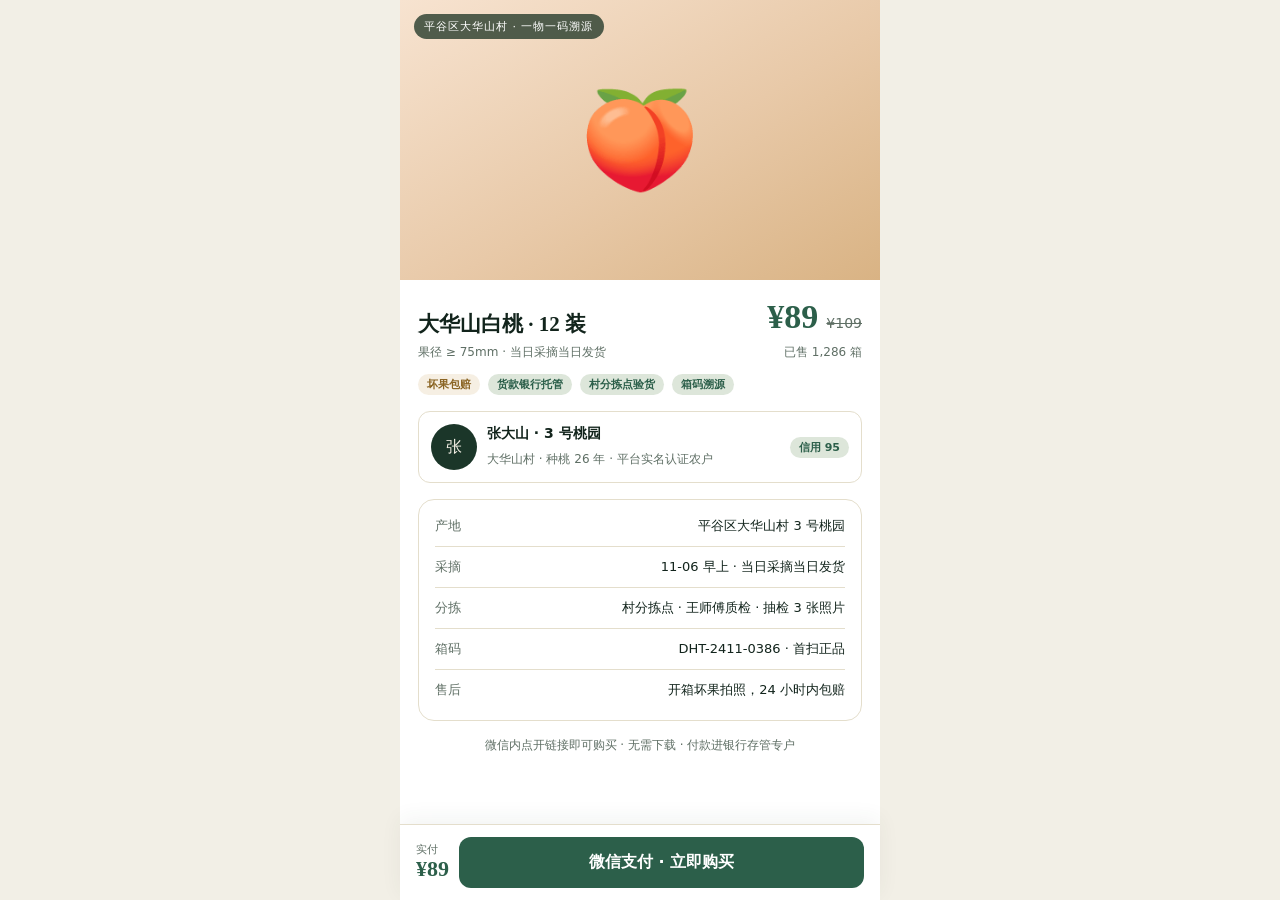
<file: buy.html>
<!DOCTYPE html>
<html lang="zh-CN">
<head>
<meta charset="UTF-8">
<meta name="viewport" content="width=device-width, initial-scale=1.0">
<title>大华山白桃 · 12 装 · 89 元 | 乡邻帮 · 大华山村</title>
<link rel="stylesheet" href="styles.css">
<style>
  body { background:#f2efe6; }
  .buy-wrap { max-width:480px; margin:0 auto; min-height:100vh; background:var(--paper); display:flex; flex-direction:column; }
  .buy-hero { height:280px; background:linear-gradient(150deg,#f7e3d0 0%,#e8c9a8 55%,#d9b384 100%); display:flex; align-items:center; justify-content:center; font-size:96px; position:relative; }
  .buy-hero .tag-origin { position:absolute; top:14px; left:14px; background:rgba(44,64,48,.82); color:#fff; font-size:11px; padding:5px 10px; border-radius:20px; letter-spacing:1px; }
  .buy-body { padding:18px 18px 96px; }
  .buy-price { font-family:var(--serif); font-size:34px; font-weight:700; color:var(--green); }
  .buy-price small { font-size:14px; font-family:var(--sans); color:var(--muted); font-weight:400; margin-left:8px; text-decoration:line-through; }
  .buy-meta { display:flex; flex-wrap:wrap; gap:8px; margin:12px 0 4px; }
  .buy-farm { display:flex; align-items:center; gap:10px; border:1px solid var(--hair); border-radius:12px; padding:12px; margin:16px 0; }
  .buy-bottom { position:fixed; bottom:0; left:0; right:0; max-width:480px; margin:0 auto; background:var(--paper); border-top:1px solid var(--hair); padding:12px 16px calc(12px + env(safe-area-inset-bottom)); display:flex; gap:10px; align-items:center; box-shadow:0 -6px 20px rgba(44,64,48,.06); }
  .buy-btn { flex:1; background:var(--green); color:#fff; border:none; border-radius:12px; padding:15px; font-size:16px; font-weight:600; cursor:pointer; font-family:var(--sans); }
  .trace-row { display:flex; justify-content:space-between; padding:11px 0; border-bottom:1px solid var(--hair); font-size:13px; }
  .trace-row .k { color:var(--muted); }
</style>
</head>
<body>
<div class="buy-wrap">
  <div class="buy-hero">🍑<span class="tag-origin">平谷区大华山村 · 一物一码溯源</span></div>

  <div class="buy-body">
    <div style="display:flex; align-items:flex-end; justify-content:space-between">
      <div>
        <div style="font-family:var(--serif); font-size:21px; font-weight:700">大华山白桃 · 12 装</div>
        <div class="card-sub" style="margin-top:4px">果径 ≥ 75mm · 当日采摘当日发货</div>
      </div>
      <div style="text-align:right">
        <div class="buy-price">¥89<small>¥109</small></div>
        <div class="card-sub">已售 1,286 箱</div>
      </div>
    </div>

    <div class="buy-meta">
      <span class="badge gold">坏果包赔</span>
      <span class="badge">货款银行托管</span>
      <span class="badge">村分拣点验货</span>
      <span class="badge">箱码溯源</span>
    </div>

    <div class="buy-farm">
      <div class="avatar">张</div>
      <div style="flex:1">
        <div style="font-weight:600; font-size:14px">张大山 · 3 号桃园</div>
        <div class="card-sub">大华山村 · 种桃 26 年 · 平台实名认证农户</div>
      </div>
      <span class="badge">信用 95</span>
    </div>

    <div class="card" style="padding:6px 16px 10px">
      <div class="trace-row"><span class="k">产地</span><span>平谷区大华山村 3 号桃园</span></div>
      <div class="trace-row"><span class="k">采摘</span><span>11-06 早上 · 当日采摘当日发货</span></div>
      <div class="trace-row"><span class="k">分拣</span><span>村分拣点 · 王师傅质检 · 抽检 3 张照片</span></div>
      <div class="trace-row"><span class="k">箱码</span><span>DHT-2411-0386 · 首扫正品</span></div>
      <div class="trace-row" style="border:none"><span class="k">售后</span><span>开箱坏果拍照，24 小时内包赔</span></div>
    </div>

    <p class="card-sub" style="margin-top:14px; text-align:center">微信内点开链接即可购买 · 无需下载 · 付款进银行存管专户</p>
  </div>

  <div class="buy-bottom">
    <div style="line-height:1.2">
      <div style="font-size:11px; color:var(--muted)">实付</div>
      <div class="buy-price" style="font-size:22px">¥89</div>
    </div>
    <button class="buy-btn" id="payBtn">微信支付 · 立即购买</button>
  </div>
</div>

<div class="toast" id="toast"></div>
<script>
  const t = document.getElementById('toast');
  let timer;
  document.getElementById('payBtn').addEventListener('click', () => {
    t.textContent = '付款 89 元 → 进入银行存管专户，村分拣点验货发货（演示）';
    t.classList.add('show');
    clearTimeout(timer);
    timer = setTimeout(() => t.classList.remove('show'), 3200);
  });
</script>
</body>
</html>
</file>
<file: styles.css>
:root {
  --ink: #12241c;
  --forest: #1b3629;
  --green: #2c5f4a;
  --moss: #8fae8b;
  --sage: #dde6da;
  --cream: #f6f2e8;
  --gold: #c08e3e;
  --muted: #5f6f65;
  --hair: #e4decc;
  --paper: #ffffff;
  --bg: #faf8f2;
  --radius: 16px;
  --shadow: 0 14px 36px rgba(18, 36, 28, 0.07);
  --shadow-sm: 0 4px 14px rgba(18, 36, 28, 0.06);
  --sans: "PingFang SC", "Hiragino Sans GB", "Microsoft YaHei", system-ui, sans-serif;
  --serif: "Songti SC", "STSong", "Songti TC", Georgia, serif;
}

* { box-sizing: border-box; }

html, body {
  margin: 0;
  padding: 0;
  background: var(--bg);
  color: var(--ink);
  font-family: var(--sans);
  -webkit-font-smoothing: antialiased;
}

img { max-width: 100%; display: block; }
a { color: inherit; text-decoration: none; }
button { font-family: inherit; cursor: pointer; }

.container {
  width: 100%;
  max-width: 1180px;
  margin: 0 auto;
  padding: 0 28px;
}

/* ============ NAV ============ */
.nav {
  position: sticky;
  top: 0;
  z-index: 30;
  background: rgba(250, 248, 242, 0.88);
  backdrop-filter: saturate(180%) blur(14px);
  -webkit-backdrop-filter: saturate(180%) blur(14px);
  border-bottom: 1px solid var(--hair);
}

.nav-inner {
  height: 68px;
  display: flex;
  align-items: center;
  gap: 28px;
}

.brand {
  display: flex;
  align-items: center;
  gap: 10px;
  flex: 0 0 auto;
}

.brand-mark {
  width: 30px;
  height: 30px;
  border-radius: 9px;
  background: var(--forest);
  display: grid;
  place-items: center;
  color: var(--cream);
}

.brand-name {
  font-family: var(--serif);
  font-size: 19px;
  font-weight: 700;
  letter-spacing: 1px;
}

.brand-sub {
  font-size: 11px;
  color: var(--muted);
  letter-spacing: 0.5px;
  margin-top: 2px;
}

.nav-links {
  display: flex;
  align-items: center;
  gap: 4px;
  margin-left: 8px;
  flex-wrap: wrap;
}

.nav-link {
  padding: 8px 14px;
  border-radius: 999px;
  font-size: 14px;
  color: var(--muted);
  border: 1px solid transparent;
  transition: 0.18s;
  background: none;
}

.nav-link:hover { color: var(--ink); background: rgba(44, 95, 74, 0.06); }

.nav-link.active {
  color: var(--paper);
  background: var(--forest);
}

.nav-right {
  margin-left: auto;
  display: flex;
  align-items: center;
  gap: 10px;
}

.demo-pill {
  display: inline-flex;
  align-items: center;
  gap: 6px;
  font-size: 12px;
  color: var(--gold);
  border: 1px solid rgba(192, 142, 62, 0.35);
  background: rgba(192, 142, 62, 0.08);
  padding: 5px 10px;
  border-radius: 999px;
  white-space: nowrap;
}

.demo-pill .dot {
  width: 6px; height: 6px; border-radius: 50%;
  background: var(--gold);
}

/* ============ VIEWS ============ */
.view { display: none; }
.view.active { display: block; animation: fade 0.35s ease both; }

@keyframes fade {
  from { opacity: 0; transform: translateY(6px); }
  to { opacity: 1; transform: none; }
}

/* ============ HERO ============ */
.hero {
  position: relative;
  overflow: hidden;
  background:
    radial-gradient(900px 520px at 12% 8%, #244733 0%, rgba(27, 54, 41, 0) 62%),
    radial-gradient(700px 500px at 88% 92%, #1f3b2c 0%, rgba(18, 36, 28, 0) 60%),
    linear-gradient(155deg, #1b3629 0%, #12241c 100%);
  color: var(--cream);
  padding: 74px 0 68px;
}

.hero::after {
  content: "";
  position: absolute;
  inset: 0;
  background-image:
    repeating-linear-gradient(115deg, rgba(255, 255, 255, 0.035) 0 1px, transparent 1px 26px);
  pointer-events: none;
}

.hero-inner {
  position: relative;
  z-index: 2;
  display: grid;
  grid-template-columns: 1.15fr 0.85fr;
  gap: 56px;
  align-items: center;
}

.eyebrow {
  font-size: 12px;
  letter-spacing: 2px;
  color: var(--gold);
  font-weight: 600;
  margin-bottom: 18px;
}

.hero h1 {
  font-family: var(--serif);
  font-size: 46px;
  line-height: 1.34;
  letter-spacing: 1.5px;
  margin: 0 0 22px;
  font-weight: 700;
}

.hero h1 em {
  font-style: normal;
  color: #d9c08a;
}

.hero-sub {
  font-size: 15.5px;
  line-height: 1.9;
  color: #d6e0d1;
  max-width: 560px;
  margin: 0 0 30px;
}

.hero-actions {
  display: flex;
  flex-wrap: wrap;
  gap: 12px;
  margin-bottom: 26px;
}

.btn {
  border: 1px solid transparent;
  border-radius: 12px;
  padding: 13px 22px;
  font-size: 14.5px;
  font-weight: 600;
  display: inline-flex;
  align-items: center;
  gap: 8px;
  transition: 0.18s;
  white-space: nowrap;
}

.btn-primary { background: var(--gold); color: #1d1a12; }
.btn-primary:hover { background: #d09c48; transform: translateY(-1px); }

.btn-light { background: rgba(246, 242, 232, 0.12); color: var(--cream); border-color: rgba(246, 242, 232, 0.3); }
.btn-light:hover { background: rgba(246, 242, 232, 0.2); }

.btn-dark { background: var(--forest); color: var(--cream); }
.btn-dark:hover { background: #24473a; }

.btn-ghost { background: transparent; color: var(--ink); border-color: var(--hair); }
.btn-ghost:hover { border-color: var(--green); color: var(--green); }

.btn-sm { padding: 9px 16px; font-size: 13px; border-radius: 10px; }
.btn-block { width: 100%; justify-content: center; }
.btn[disabled] { opacity: 0.45; cursor: not-allowed; transform: none; }

.hero-note {
  font-size: 12.5px;
  color: #9fb29b;
  display: flex;
  align-items: center;
  gap: 8px;
}

.hero-note svg { opacity: 0.7; flex: 0 0 auto; }

.hero-tags {
  display: flex;
  flex-wrap: wrap;
  gap: 8px;
  margin: 0 0 20px;
}

.hero-tag {
  font-size: 12.5px;
  color: #dbe6d4;
  border: 1px solid rgba(246, 242, 232, 0.18);
  background: rgba(246, 242, 232, 0.06);
  padding: 5px 12px;
  border-radius: 999px;
  letter-spacing: 0.5px;
}

.hero-card-note {
  margin: 14px 0 0;
  padding-top: 12px;
  border-top: 1px dashed rgba(246, 242, 232, 0.16);
  font-size: 11.5px;
  line-height: 1.8;
  color: #9fb29b;
}

/* 五类事快捷入口 */
.strip {
  display: flex;
  align-items: center;
  gap: 10px;
  flex-wrap: wrap;
  padding: 30px 0 0;
}

.strip-label {
  font-size: 12.5px;
  color: var(--muted);
  margin-right: 6px;
  letter-spacing: 0.5px;
}

.pill {
  display: inline-flex;
  align-items: center;
  gap: 8px;
  padding: 9px 16px;
  border-radius: 999px;
  border: 1px solid var(--hair);
  background: var(--paper);
  font-size: 13.5px;
  color: var(--ink);
  transition: 0.18s;
  font-weight: 500;
}

.pill:hover { border-color: var(--moss); transform: translateY(-1px); box-shadow: var(--shadow-sm); }

.pill .pd {
  width: 6px; height: 6px;
  border-radius: 50%;
  background: var(--moss);
}

.pill small { font-size: 11px; color: var(--muted); font-weight: 400; }

.pill.live {
  border-color: var(--gold);
  background: #fffdf6;
  color: #7a5a1f;
  box-shadow: 0 6px 18px rgba(192, 142, 62, 0.12);
}

.pill.live .pd { background: var(--gold); }
.pill.live small { color: #8a6423; }

/* hero right: plain-language box */
.hero-card {
  background: rgba(246, 242, 232, 0.07);
  border: 1px solid rgba(246, 242, 232, 0.16);
  border-radius: 20px;
  padding: 26px 26px 22px;
  backdrop-filter: blur(6px);
}

.hero-card-title {
  font-size: 13px;
  letter-spacing: 1px;
  color: var(--gold);
  margin-bottom: 18px;
  font-weight: 600;
}

.hero-line {
  display: flex;
  gap: 12px;
  padding: 13px 0;
  border-bottom: 1px dashed rgba(246, 242, 232, 0.14);
}

.hero-line:last-child { border-bottom: none; padding-bottom: 0; }

.hero-line .idx {
  flex: 0 0 auto;
  width: 22px; height: 22px;
  border-radius: 50%;
  border: 1px solid rgba(246, 242, 232, 0.28);
  display: grid; place-items: center;
  font-size: 11px;
  color: var(--moss);
  margin-top: 2px;
}

.hero-line p { margin: 0; font-size: 13.5px; line-height: 1.75; color: #e6ece0; }
.hero-line p b { color: #fff; font-weight: 600; }

/* ============ SECTIONS ============ */
.section { padding: 66px 0; }
.section.tight { padding: 48px 0; }
.section.cream { background: var(--cream); border-top: 1px solid var(--hair); border-bottom: 1px solid var(--hair); }

.sec-head { margin-bottom: 34px; max-width: 720px; }
.sec-kicker {
  font-size: 11.5px;
  letter-spacing: 2px;
  color: var(--gold);
  font-weight: 600;
  margin-bottom: 12px;
}
.sec-title {
  font-family: var(--serif);
  font-size: 32px;
  letter-spacing: 1px;
  margin: 0 0 12px;
  line-height: 1.4;
}
.sec-sub { font-size: 14.5px; color: var(--muted); line-height: 1.85; margin: 0; }

/* ============ BIG ACTION CARDS ============ */
.acts {
  display: grid;
  grid-template-columns: repeat(3, 1fr);
  gap: 18px;
}

.act {
  text-align: left;
  background: var(--paper);
  border: 1px solid var(--hair);
  border-radius: var(--radius);
  padding: 26px 24px 24px;
  transition: 0.2s;
  display: flex;
  flex-direction: column;
  gap: 12px;
  min-height: 208px;
}

.act:hover { transform: translateY(-3px); box-shadow: var(--shadow); border-color: var(--moss); }

.act-icon {
  width: 44px; height: 44px;
  border-radius: 12px;
  background: var(--sage);
  color: var(--green);
  display: grid; place-items: center;
}

.act h3 {
  font-size: 17px;
  margin: 0;
  letter-spacing: 0.5px;
  font-weight: 600;
}

.act p {
  margin: 0;
  font-size: 13px;
  line-height: 1.8;
  color: var(--muted);
  flex: 1;
}

.act-link {
  font-size: 13px;
  color: var(--green);
  font-weight: 600;
  display: inline-flex;
  align-items: center;
  gap: 6px;
}

/* ============ CATALOG ============ */
.catalog {
  display: grid;
  grid-template-columns: repeat(5, 1fr);
  gap: 14px;
}

.cat {
  text-align: left;
  background: var(--paper);
  border: 1px solid var(--hair);
  border-radius: 16px;
  padding: 18px 16px 15px;
  display: flex;
  flex-direction: column;
  gap: 6px;
  transition: 0.2s;
}

.cat:hover { transform: translateY(-3px); box-shadow: var(--shadow); border-color: var(--moss); }

.cat.live {
  border-color: var(--gold);
  background: #fffdf6;
  box-shadow: 0 10px 26px rgba(192, 142, 62, 0.12);
}

.cat-head { display: flex; align-items: center; justify-content: space-between; }

.cat-no {
  font-family: var(--serif);
  font-size: 12px;
  font-weight: 700;
  color: var(--gold);
  letter-spacing: 1px;
}

.cat-state {
  font-size: 10.5px;
  padding: 2px 8px;
  border-radius: 999px;
  background: #f1ede2;
  color: var(--muted);
}

.cat.live .cat-state { background: rgba(192, 142, 62, 0.16); color: #7a5a1f; font-weight: 600; }

.cat h4 {
  font-family: var(--serif);
  font-size: 19px;
  margin: 0;
  letter-spacing: 1px;
  font-weight: 700;
}

.cat-sub {
  font-size: 11.5px;
  color: var(--muted);
  margin: 0 0 6px;
  line-height: 1.65;
  min-height: 38px;
}

.cat-items { display: flex; flex-wrap: wrap; gap: 6px; flex: 1; align-content: flex-start; }

.cat-items span {
  font-size: 11px;
  line-height: 1.2;
  padding: 4px 7px;
  border-radius: 6px;
  background: #f2f6ef;
  color: var(--green);
  white-space: nowrap;
}

.cat:not(.live) .cat-items span { background: #f4f1e8; color: #6b7a71; }

.cat-foot {
  font-size: 11.5px;
  font-weight: 600;
  color: var(--green);
  margin-top: 10px;
}

.cat:not(.live) .cat-foot { color: var(--muted); }

.cat-note {
  margin: 22px 0 0;
  font-size: 12px;
  color: var(--muted);
  text-align: center;
}

/* ============ HOW ============ */
.steps4 {
  display: grid;
  grid-template-columns: repeat(4, 1fr);
  gap: 0;
  border-top: 1px solid var(--hair);
}

.step4 {
  padding: 28px 26px 6px;
  border-right: 1px solid var(--hair);
  position: relative;
}

.step4:last-child { border-right: none; }

.step4 .no {
  font-family: var(--serif);
  font-size: 28px;
  color: var(--gold);
  font-weight: 700;
  letter-spacing: 1px;
}

.step4 h5 {
  font-size: 15px;
  margin: 10px 0 8px;
  font-weight: 600;
}

.step4 p { margin: 0; font-size: 12.5px; line-height: 1.8; color: var(--muted); }

/* ============ KPI STRIP ============ */
.kpi-strip {
  display: grid;
  grid-template-columns: repeat(4, 1fr);
  gap: 1px;
  background: var(--hair);
  border: 1px solid var(--hair);
  border-radius: 14px;
  overflow: hidden;
}

.kpi {
  background: var(--paper);
  padding: 22px 24px;
}

.kpi .v {
  font-family: var(--serif);
  font-size: 30px;
  font-weight: 700;
  letter-spacing: 0.5px;
}

.kpi .v small { font-size: 13px; font-family: var(--sans); margin-left: 4px; color: var(--muted); font-weight: 400; }
.kpi .k { font-size: 12px; color: var(--muted); margin-top: 6px; }

/* ============ PAGE HEAD ============ */
.page-head {
  padding: 42px 0 26px;
}

.crumb {
  font-size: 12px;
  color: var(--muted);
  margin-bottom: 14px;
  display: flex;
  align-items: center;
  gap: 8px;
}

.crumb a { color: var(--green); }

.page-title {
  font-family: var(--serif);
  font-size: 36px;
  letter-spacing: 1.5px;
  margin: 0 0 10px;
  font-weight: 700;
}

.page-sub { font-size: 14.5px; color: var(--muted); line-height: 1.85; margin: 0; max-width: 720px; }

/* ============ TABS ============ */
.tabs {
  display: inline-flex;
  gap: 4px;
  padding: 4px;
  background: #fff;
  border: 1px solid var(--hair);
  border-radius: 999px;
  margin: 22px 0 26px;
  flex-wrap: wrap;
}

.tab {
  border: none;
  background: none;
  padding: 9px 18px;
  border-radius: 999px;
  font-size: 13.5px;
  color: var(--muted);
  transition: 0.18s;
}

.tab:hover { color: var(--ink); }
.tab.active { background: var(--forest); color: var(--cream); }

/* ============ CARDS / LISTS ============ */
.grid-3 { display: grid; grid-template-columns: repeat(3, 1fr); gap: 16px; }
.grid-2 { display: grid; grid-template-columns: 1.4fr 1fr; gap: 20px; align-items: start; }

.card {
  background: var(--paper);
  border: 1px solid var(--hair);
  border-radius: var(--radius);
  padding: 22px;
}

.card.flat { box-shadow: none; }

.card-head {
  display: flex;
  align-items: center;
  justify-content: space-between;
  gap: 12px;
  margin-bottom: 14px;
}

.card-title { font-size: 15px; font-weight: 600; margin: 0; letter-spacing: 0.3px; }
.card-sub { font-size: 12px; color: var(--muted); margin: 6px 0 0; line-height: 1.7; }

.badge {
  font-size: 11px;
  padding: 3px 9px;
  border-radius: 999px;
  background: var(--sage);
  color: var(--green);
  font-weight: 600;
  white-space: nowrap;
}
.badge.gold { background: rgba(192, 142, 62, 0.14); color: #8a6423; }
.badge.grey { background: #f0ece1; color: var(--muted); }
.badge.dark { background: var(--forest); color: var(--cream); }

.prod {
  display: flex;
  align-items: center;
  gap: 16px;
  padding: 16px 0;
  border-bottom: 1px dashed var(--hair);
}
.prod:last-child { border-bottom: none; padding-bottom: 0; }

.prod-thumb {
  width: 56px; height: 56px;
  border-radius: 12px;
  background: linear-gradient(145deg, #e8efdf, #d5e1d0);
  display: grid; place-items: center;
  font-size: 22px;
  color: var(--green);
  flex: 0 0 auto;
}

.prod-main { flex: 1; min-width: 0; }
.prod-name { font-size: 14px; font-weight: 600; margin: 0 0 4px; }
.prod-meta { font-size: 12px; color: var(--muted); }
.prod-right { text-align: right; flex: 0 0 auto; }
.prod-price { font-size: 16px; font-weight: 700; font-family: var(--serif); }
.prod-price small { font-size: 11px; color: var(--muted); font-family: var(--sans); font-weight: 400; margin-left: 2px; }

/* broker */
.broker {
  display: flex;
  gap: 14px;
  align-items: flex-start;
  padding: 18px;
  border: 1px solid var(--hair);
  border-radius: 14px;
  margin-bottom: 12px;
  transition: 0.18s;
  background: #fff;
}

.broker.rec { border-color: var(--gold); background: #fffdf7; }
.broker:hover { box-shadow: var(--shadow-sm); }

.avatar {
  width: 46px; height: 46px;
  border-radius: 50%;
  background: var(--forest);
  color: var(--cream);
  display: grid; place-items: center;
  font-family: var(--serif);
  font-size: 16px;
  flex: 0 0 auto;
}
.avatar.alt { background: var(--green); }
.avatar.alt2 { background: #4a6b55; }

.broker-main { flex: 1; min-width: 0; }
.broker-name { font-size: 14.5px; font-weight: 600; margin: 0 0 3px; }
.broker-meta { font-size: 12px; color: var(--muted); line-height: 1.7; }
.broker-tags { display: flex; gap: 6px; flex-wrap: wrap; margin-top: 8px; }

.score {
  flex: 0 0 78px;
  text-align: right;
}
.score .num { font-family: var(--serif); font-size: 24px; font-weight: 700; color: var(--green); }
.score .num small { font-size: 11px; color: var(--muted); font-family: var(--sans); font-weight: 400; }
.score .lbl { font-size: 10.5px; color: var(--muted); }

/* ============ WIZARD ============ */
.stepper {
  display: flex;
  align-items: center;
  gap: 10px;
  margin: 24px 0 28px;
  flex-wrap: wrap;
}

.stp {
  display: flex;
  align-items: center;
  gap: 9px;
  font-size: 13px;
  color: var(--muted);
}

.stp .c {
  width: 26px; height: 26px;
  border-radius: 50%;
  border: 1px solid var(--hair);
  display: grid; place-items: center;
  font-size: 12px;
  background: #fff;
}

.stp.done .c { background: var(--sage); border-color: var(--moss); color: var(--green); }
.stp.now .c { background: var(--forest); border-color: var(--forest); color: var(--cream); }
.stp.now { color: var(--ink); font-weight: 600; }

.stp-line { width: 26px; height: 1px; background: var(--hair); }

.form-grid { display: grid; grid-template-columns: 1fr 1fr; gap: 18px 20px; }

.field { display: flex; flex-direction: column; gap: 7px; }
.field label { font-size: 12.5px; color: var(--muted); }
.field .hint { font-size: 11px; color: #9aa79d; }

.input, select.input {
  width: 100%;
  padding: 11px 13px;
  border: 1px solid var(--hair);
  border-radius: 10px;
  background: #fff;
  font-size: 14px;
  color: var(--ink);
  font-family: var(--sans);
  outline: none;
  transition: 0.18s;
}

.input:focus { border-color: var(--green); box-shadow: 0 0 0 3px rgba(44, 95, 74, 0.1); }

.field-full { grid-column: 1 / -1; }

.chips { display: flex; flex-wrap: wrap; gap: 10px; }

.chip {
  border: 1px solid var(--hair);
  background: #fff;
  border-radius: 10px;
  padding: 11px 15px;
  font-size: 13px;
  color: var(--ink);
  display: flex;
  align-items: center;
  gap: 9px;
  transition: 0.18s;
}

.chip:hover { border-color: var(--moss); }

.chip.on {
  border-color: var(--green);
  background: #f2f7ef;
  color: var(--green);
}

.chip .tick {
  width: 16px; height: 16px;
  border-radius: 4px;
  border: 1px solid var(--hair);
  display: grid; place-items: center;
  font-size: 10px;
  color: transparent;
  background: #fff;
}

.chip.on .tick { background: var(--green); border-color: var(--green); color: #fff; }

.chip small { color: var(--muted); font-size: 11.5px; margin-left: 2px; }

/* summary */
.summary {
  background: var(--cream);
  border: 1px solid var(--hair);
  border-radius: 14px;
  padding: 18px 20px;
  margin-top: 4px;
}

.sum-row {
  display: flex;
  justify-content: space-between;
  font-size: 13px;
  padding: 8px 0;
  color: var(--ink);
}
.sum-row.dim { color: var(--muted); }
.sum-row.total {
  border-top: 1px solid var(--hair);
  margin-top: 6px;
  padding-top: 12px;
  font-weight: 700;
  font-size: 15px;
}
.sum-row .v { font-family: var(--serif); font-weight: 700; }

/* ============ DISPATCH ============ */
.dispatch-stage {
  text-align: center;
  padding: 40px 20px 24px;
}

.radar {
  width: 132px; height: 132px;
  margin: 0 auto 22px;
  position: relative;
}

.radar .ring {
  position: absolute; inset: 0;
  border-radius: 50%;
  border: 1px solid var(--moss);
  opacity: 0.5;
  animation: pulse 1.8s ease-out infinite;
}
.radar .ring:nth-child(2) { animation-delay: 0.6s; }
.radar .ring:nth-child(3) { animation-delay: 1.2s; }
.radar .core {
  position: absolute;
  inset: 46px;
  border-radius: 50%;
  background: var(--forest);
  color: var(--cream);
  display: grid; place-items: center;
  font-size: 18px;
}

@keyframes pulse {
  0% { transform: scale(0.62); opacity: 0.75; }
  100% { transform: scale(1.05); opacity: 0; }
}

.dispatch-title { font-family: var(--serif); font-size: 22px; margin: 0 0 10px; letter-spacing: 0.5px; }
.dispatch-sub { font-size: 13px; color: var(--muted); margin: 0; }

.mini-bars { display: flex; gap: 14px; justify-content: center; margin-top: 18px; flex-wrap: wrap; }
.mini-bar { width: 108px; }
.mini-bar .lb { font-size: 10.5px; color: var(--muted); display: flex; justify-content: space-between; margin-bottom: 5px; }
.mini-bar .tr { height: 4px; background: var(--hair); border-radius: 4px; overflow: hidden; }
.mini-bar .fl { height: 100%; background: var(--green); border-radius: 4px; }

/* ============ ORDER ============ */
.order-head {
  display: flex;
  flex-wrap: wrap;
  gap: 16px;
  align-items: center;
  justify-content: space-between;
  padding: 22px 24px;
  background: var(--forest);
  border-radius: var(--radius);
  color: var(--cream);
  margin-bottom: 20px;
}

.order-head .oh-left h3 { margin: 0 0 6px; font-size: 18px; font-family: var(--serif); letter-spacing: 0.5px; }
.order-head .oh-left p { margin: 0; font-size: 12.5px; color: #b6c7b2; }
.order-head .oh-right { display: flex; gap: 10px; align-items: center; }

.timeline { position: relative; padding-left: 30px; }

.tl-item {
  position: relative;
  padding: 0 0 24px 0;
}

.tl-item::before {
  content: "";
  position: absolute;
  left: -22px; top: 4px;
  width: 9px; height: 9px;
  border-radius: 50%;
  background: #d8d3c4;
  box-shadow: 0 0 0 4px #fff;
}

.tl-item::after {
  content: "";
  position: absolute;
  left: -18px; top: 16px; bottom: -10px;
  width: 1px;
  background: var(--hair);
}

.tl-item:last-child::after { display: none; }

.tl-item.done::before { background: var(--green); }
.tl-item.now::before { background: var(--gold); box-shadow: 0 0 0 4px #fff, 0 0 0 8px rgba(192, 142, 62, 0.16); }
.tl-item.done .tl-time { color: var(--green); }

.tl-time { font-size: 11px; color: var(--muted); margin-bottom: 4px; letter-spacing: 0.5px; }
.tl-title { font-size: 14px; font-weight: 600; margin: 0 0 4px; }
.tl-desc { font-size: 12px; color: var(--muted); margin: 0; line-height: 1.7; }

.money-list { margin-top: 4px; }
.money-row { display: flex; justify-content: space-between; font-size: 13px; padding: 9px 0; border-bottom: 1px dashed var(--hair); }
.money-row:last-child { border-bottom: none; }
.money-row .v { font-family: var(--serif); font-weight: 700; }
.money-row.total { font-weight: 700; font-size: 15px; }
.money-row.total .v { color: var(--green); }

/* ============ PROVIDER / PHONE ============ */
.phone-wrap { display: flex; gap: 44px; align-items: flex-start; flex-wrap: wrap; }
.phone {
  width: 356px;
  border: 10px solid #14211a;
  border-radius: 40px;
  background: var(--bg);
  box-shadow: 0 30px 70px rgba(18, 36, 28, 0.22);
  overflow: hidden;
  flex: 0 0 auto;
}

.phone-top {
  height: 38px;
  display: flex; align-items: center; justify-content: space-between;
  padding: 0 20px;
  font-size: 11px;
  color: var(--muted);
  background: var(--cream);
  border-bottom: 1px solid var(--hair);
}

.phone-body { padding: 18px 18px 22px; }

.phone-h { font-size: 15px; font-weight: 600; margin: 0 0 12px; }

.new-order {
  background: #fff;
  border: 1px solid var(--hair);
  border-radius: 16px;
  padding: 16px;
  box-shadow: var(--shadow-sm);
}

.new-order .nw-top { display: flex; justify-content: space-between; align-items: center; margin-bottom: 10px; }
.new-order .nw-title { font-size: 14px; font-weight: 600; }
.new-order .nw-price { font-family: var(--serif); font-size: 18px; font-weight: 700; color: var(--green); }
.new-order .nw-meta { font-size: 12px; color: var(--muted); line-height: 1.8; }
.new-order .nw-actions { display: flex; gap: 8px; margin-top: 14px; }
.new-order .nw-actions .btn { flex: 1; justify-content: center; padding: 10px; font-size: 13px; }

.provider-side { flex: 1; min-width: 280px; }

/* ============ PLACEHOLDER ============ */
.placeholder {
  text-align: center;
  padding: 70px 24px 60px;
  background: var(--cream);
  border: 1px dashed var(--hair);
  border-radius: 20px;
  margin-top: 8px;
}

.ph-icon {
  width: 60px; height: 60px;
  margin: 0 auto 18px;
  border-radius: 16px;
  background: #fff;
  border: 1px solid var(--hair);
  display: grid; place-items: center;
  color: var(--muted);
}

.placeholder h3 { font-family: var(--serif); font-size: 24px; margin: 0 0 10px; letter-spacing: 1px; }
.placeholder p { font-size: 13.5px; color: var(--muted); line-height: 1.9; max-width: 520px; margin: 0 auto 24px; }

.ph-list {
  display: inline-flex;
  flex-direction: column;
  gap: 8px;
  text-align: left;
  margin-bottom: 26px;
}

.ph-list div { font-size: 12.5px; color: var(--muted); display: flex; gap: 8px; align-items: center; }
.ph-list div::before { content: "·"; color: var(--gold); font-weight: 700; }

/* ============ TOAST ============ */
.toast {
  position: fixed;
  left: 50%;
  bottom: 34px;
  transform: translate(-50%, 20px);
  background: var(--forest);
  color: var(--cream);
  padding: 13px 22px;
  border-radius: 999px;
  font-size: 13.5px;
  box-shadow: 0 16px 40px rgba(18, 36, 28, 0.28);
  opacity: 0;
  pointer-events: none;
  transition: 0.28s;
  z-index: 60;
  display: flex;
  align-items: center;
  gap: 9px;
}

.toast.show { opacity: 1; transform: translate(-50%, 0); }

/* ============ FOOTER ============ */
.footer {
  border-top: 1px solid var(--hair);
  padding: 30px 0 40px;
  color: var(--muted);
  font-size: 12px;
  display: flex;
  justify-content: space-between;
  gap: 16px;
  flex-wrap: wrap;
}

/* ============ RESPONSIVE ============ */
@media (max-width: 1000px) {
  .hero-inner { grid-template-columns: 1fr; gap: 34px; }
  .hero h1 { font-size: 38px; }
  .acts, .grid-3 { grid-template-columns: 1fr 1fr; }
  .catalog { grid-template-columns: repeat(3, 1fr); }
  .steps4 { grid-template-columns: 1fr 1fr; }
  .step4 { border-bottom: 1px solid var(--hair); }
  .kpi-strip { grid-template-columns: 1fr 1fr; }
  .grid-2 { grid-template-columns: 1fr; }
}

@media (max-width: 640px) {
  .container { padding: 0 18px; }
  .nav-inner { height: auto; padding: 10px 0 8px; gap: 10px; flex-wrap: wrap; }
  .nav-links {
    order: 3;
    width: 100%;
    margin-left: 0;
    flex-wrap: nowrap;
    overflow-x: auto;
    padding-bottom: 2px;
    -webkit-overflow-scrolling: touch;
    scrollbar-width: none;
  }
  .nav-links::-webkit-scrollbar { display: none; }
  .nav-link { flex: 0 0 auto; white-space: nowrap; padding: 6px 12px; font-size: 13px; }
  .nav-right { margin-left: auto; }
  .demo-pill { display: none; }
  .hero { padding: 46px 0 40px; }
  .hero h1 { font-size: 30px; }
  .hero-card { padding: 20px; }
  .acts, .grid-3, .catalog, .steps4 { grid-template-columns: 1fr; }
  .form-grid { grid-template-columns: 1fr; }
  .phone { width: 100%; }
  .page-title { font-size: 28px; }
  .sec-title { font-size: 25px; }
}

/* ====== 定位系统 ====== */
.geo-bar {
  display: flex; align-items: center; justify-content: space-between;
  margin: -2px 0 12px; padding: 8px 12px;
  background: #eff5f0; border: 1px solid #d8e5da; border-radius: 10px;
  font-size: 11.5px; color: var(--green); cursor: pointer; user-select: none;
  transition: background .15s;
}
.geo-bar:hover { background: #e4efe5; }
.geo-bar .gb-left { display: flex; align-items: center; gap: 6px; min-width: 0; }
.geo-bar .gb-ic {
  width: 14px; height: 14px; border-radius: 50%; background: var(--green);
  display: inline-flex; align-items: center; justify-content: center;
  color: #fff; font-size: 9px; flex-shrink: 0;
}
.geo-bar .gb-label { white-space: nowrap; overflow: hidden; text-overflow: ellipsis; }
.geo-bar .gb-chev { color: var(--muted); font-size: 10px; flex-shrink: 0; }

.geo-picker {
  background: #fff; border: 1px solid var(--hair); border-radius: 12px;
  box-shadow: 0 8px 28px rgba(22,42,32,.12);
  padding: 14px; margin-bottom: 12px;
  animation: pickIn .18s ease-out;
}
@keyframes pickIn { from { opacity: 0; transform: translateY(-4px); } to { opacity: 1; transform: none; } }
.geo-picker h4 { font-size: 12px; font-weight: 600; color: var(--ink); margin: 0 0 8px; }
.geo-picker .gp-row {
  display: flex; align-items: center; justify-content: space-between;
  padding: 8px 10px; border-radius: 8px; cursor: pointer;
  border: 1px solid transparent; margin-bottom: 6px;
  transition: background .12s, border-color .12s;
}
.geo-picker .gp-row:hover { background: var(--cream); }
.geo-picker .gp-row.active { background: #e8f0e8; border-color: var(--moss); }
.geo-picker .gp-row .gp-name { font-size: 12px; font-weight: 600; color: var(--ink); }
.geo-picker .gp-row .gp-sub { font-size: 10.5px; color: var(--muted); margin-top: 1px; }
.geo-picker .gp-row .gp-check {
  width: 16px; height: 16px; border-radius: 50%;
  border: 1.5px solid var(--moss); display: inline-flex;
  align-items: center; justify-content: center;
  flex-shrink: 0; margin-left: 8px;
}
.geo-picker .gp-row.active .gp-check { background: var(--green); border-color: var(--green); }
.geo-picker .gp-row.active .gp-check::after { content: "✓"; color: #fff; font-size: 10px; }
.geo-picker .gp-custom {
  border-top: 1px solid var(--hair); padding-top: 10px; margin-top: 4px;
}
.geo-picker .gp-custom .gp-inputs {
  display: grid; grid-template-columns: 1fr 1fr; gap: 8px; margin-bottom: 8px;
}
.geo-picker .gp-custom input {
  font-family: inherit; font-size: 12px; padding: 7px 9px;
  border: 1px solid var(--hair); border-radius: 7px; background: #fff;
  width: 100%; outline: none;
}
.geo-picker .gp-custom input:focus { border-color: var(--moss); box-shadow: 0 0 0 2px rgba(143,174,139,.18); }

.geo-card {
  background: var(--cream); border: 1px solid var(--hair); border-radius: 12px;
  padding: 16px; margin-bottom: 16px;
  display: flex; align-items: center; gap: 14px;
}
.geo-card .gc-left {
  flex: 1; min-width: 0;
}
.geo-card .gc-label { font-size: 13px; font-weight: 600; color: var(--ink); }
.geo-card .gc-coord { font-family: ui-monospace, Menlo, monospace; font-size: 11px; color: var(--muted); margin-top: 2px; }
.geo-card .gc-btn {
  font-size: 11.5px; padding: 6px 12px; border-radius: 6px;
  background: #fff; border: 1px solid var(--hair); color: var(--ink); cursor: pointer;
}
.geo-card .gc-btn:hover { border-color: var(--moss); color: var(--green); }
.geo-card .gc-ic {
  width: 34px; height: 34px; border-radius: 50%;
  background: var(--green); color: #fff;
  display: inline-flex; align-items: center; justify-content: center;
  font-size: 16px; flex-shrink: 0;
}

.geo-log-wrap {
  margin-top: 18px; border-top: 1px dashed var(--hair); padding-top: 12px;
}
.geo-log-head {
  display: flex; align-items: center; gap: 6px; cursor: pointer; user-select: none;
  font-size: 11.5px; color: var(--muted);
}
.geo-log-head:hover { color: var(--ink); }
.geo-log-head .gl-arrow { transition: transform .2s; font-size: 9px; }
.geo-log-head.open .gl-arrow { transform: rotate(90deg); }
.geo-log-body {
  margin-top: 10px; padding: 12px 14px; background: #1d2420; border-radius: 8px;
  font-family: ui-monospace, Menlo, monospace; font-size: 11px; color: #b5c2b9;
  max-height: 0; overflow: hidden; transition: max-height .28s ease;
}
.geo-log-body.open { max-height: 360px; overflow-y: auto; }
.geo-log-body .gl-title { color: #e8efe9; font-weight: 600; margin-bottom: 8px; font-family: inherit; }
.geo-log-body .gl-row { display: grid; grid-template-columns: 92px 160px 1fr; gap: 10px; padding: 3px 0; }
.geo-log-body .gl-row:nth-child(even) { background: rgba(255,255,255,.04); }
.geo-log-body .gl-ts { color: #8fa396; }
.geo-log-body .gl-coord { color: #7fd3a3; }
.geo-log-body .gl-src { color: #d8b46a; }
.geo-log-body .gl-src.user { color: #9bb5e8; }
.geo-log-body .gl-legend {
  display: flex; gap: 14px; margin-top: 8px; font-size: 10px; color: #8fa396;
}
.geo-log-body .gl-legend span::before { content: "● "; }
.geo-log-body .gl-legend span.sys::before { color: #7fd3a3; }
.geo-log-body .gl-legend span.usr::before { color: #9bb5e8; }

/* 派单雷达页的 geo-card 变体 */
.geo-card.in-radar { margin-top: 20px; }

/* 距离条动画 */
.dist-changed { animation: distFlash .45s ease; }
@keyframes distFlash {
  0%, 100% { background: var(--hair); }
  50% { background: var(--moss); }
}

/* ====== 资金安全 · 承诺条 ====== */
.nav-link.hot::before {
  content: "";
  width: 5px; height: 5px;
  border-radius: 50%;
  background: var(--gold);
  display: inline-block;
  margin-right: 6px;
  vertical-align: 2px;
}

.safe-strip {
  display: flex;
  gap: 12px;
  align-items: flex-start;
  width: 100%;
  text-align: left;
  font-family: inherit;
  background: #eef4ec;
  border: 1px solid #d6e3d6;
  border-radius: 12px;
  padding: 14px 16px;
  cursor: pointer;
  transition: 0.18s;
}
.safe-strip:hover { background: #e7f0e6; border-color: var(--moss); }
.safe-strip .ss-ic {
  width: 30px; height: 30px;
  border-radius: 50%;
  background: var(--green);
  color: #fff;
  display: grid; place-items: center;
  font-size: 12px;
  font-weight: 600;
  flex: 0 0 auto;
}
.safe-strip .ss-txt { flex: 1; min-width: 0; }
.safe-strip .ss-txt b { display: block; font-size: 13px; color: var(--ink); margin-bottom: 3px; }
.safe-strip .ss-txt span { font-size: 12px; color: var(--muted); line-height: 1.65; }
.safe-strip .ss-arrow { color: var(--green); font-size: 15px; align-self: center; flex: 0 0 auto; }

/* ====== 资金安全 · 四条底线 ====== */
.assure-grid {
  display: grid;
  grid-template-columns: repeat(4, 1fr);
  gap: 14px;
  margin: 4px 0 32px;
}
.assure {
  background: var(--paper);
  border: 1px solid var(--hair);
  border-radius: var(--radius);
  padding: 20px 18px;
}
.assure .ic {
  width: 36px; height: 36px;
  border-radius: 10px;
  background: var(--sage);
  color: var(--green);
  display: grid; place-items: center;
  font-family: var(--serif);
  font-size: 16px;
  font-weight: 700;
  margin-bottom: 12px;
}
.assure h4 { margin: 0 0 6px; font-size: 14.5px; }
.assure p { margin: 0; font-size: 12px; line-height: 1.75; color: var(--muted); }
.assure p b { color: var(--ink); }

/* ====== 资金安全 · 托管步骤 ====== */
.escrow-steps { display: flex; flex-direction: column; gap: 8px; margin-top: 16px; }

.es-step {
  display: flex;
  gap: 12px;
  align-items: flex-start;
  text-align: left;
  width: 100%;
  font-family: inherit;
  background: #fff;
  border: 1px solid var(--hair);
  border-radius: 12px;
  padding: 12px 14px;
  transition: 0.18s;
}
.es-step:hover { border-color: var(--moss); }
.es-step.active { border-color: var(--green); background: #f2f7ef; box-shadow: var(--shadow-sm); }
.es-step.done .es-no { background: var(--sage); color: var(--green); }

.es-no {
  width: 24px; height: 24px;
  border-radius: 50%;
  background: #f1ede2;
  color: var(--muted);
  display: grid; place-items: center;
  font-size: 11.5px;
  font-weight: 700;
  flex: 0 0 auto;
}
.es-step.active .es-no { background: var(--forest); color: var(--cream); }
.es-body { flex: 1; min-width: 0; }
.es-title { font-size: 13.5px; font-weight: 600; margin: 0 0 2px; }
.es-desc { font-size: 11.5px; color: var(--muted); margin: 0; line-height: 1.6; }
.es-amt { flex: 0 0 auto; text-align: right; font-family: var(--serif); font-size: 15px; font-weight: 700; }
.es-amt small { display: block; font-size: 10px; color: var(--muted); font-family: var(--sans); font-weight: 400; }

.escrow-who {
  margin-top: 16px;
  padding: 16px 18px;
  border-radius: 12px;
  background: var(--forest);
  color: var(--cream);
}
.escrow-who .lbl { font-size: 11px; color: #a9bda9; letter-spacing: 1px; }
.escrow-who .big { font-family: var(--serif); font-size: 22px; font-weight: 700; margin: 6px 0 4px; }
.escrow-who .sub { font-size: 12px; color: #c9d6c3; line-height: 1.7; }

.holder-grid { display: grid; grid-template-columns: 1fr 1fr; gap: 10px; margin-top: 14px; }
.holder { background: #fff; border: 1px solid var(--hair); border-radius: 12px; padding: 14px; }
.holder .k { font-size: 11px; color: var(--muted); }
.holder .v { font-family: var(--serif); font-size: 20px; font-weight: 700; margin-top: 4px; }
.holder.hot .v { color: var(--gold); }

.village-grid { display: grid; grid-template-columns: repeat(3, 1fr); gap: 18px; margin-top: 16px; }

/* ====== 订单 · 托管条 ====== */
.escrow-banner {
  display: flex;
  flex-wrap: wrap;
  gap: 18px;
  align-items: center;
  background: #eef4ec;
  border: 1px solid #d6e3d6;
  border-radius: 14px;
  padding: 16px 20px;
  margin-bottom: 18px;
  transition: 0.25s;
}
.escrow-banner.done { background: #e4f0e3; border-color: #bcd6bc; }
.eb-item { font-size: 12px; color: var(--muted); }
.eb-item b { display: block; font-family: var(--serif); font-size: 20px; color: var(--ink); margin-top: 3px; }
.eb-item.warn b { color: var(--gold); }
.eb-sep { width: 1px; height: 34px; background: #d6e3d6; }
.eb-note {
  font-size: 11.5px;
  color: var(--green);
  margin-left: auto;
  text-align: right;
  max-width: 240px;
  line-height: 1.6;
}

/* ====== 验货存证 ====== */
.inspect-grid { display: grid; grid-template-columns: 1fr 1fr; gap: 18px; }
.inspect {
  background: #fff;
  border: 1px solid var(--hair);
  border-radius: var(--radius);
  padding: 20px;
  transition: 0.25s;
}
.inspect.pending { opacity: 0.55; }
.inspect .ih { display: flex; justify-content: space-between; align-items: flex-start; gap: 10px; margin-bottom: 12px; }
.inspect .ih h4 { margin: 0 0 3px; font-size: 15px; }
.inspect .ih p { margin: 0; font-size: 11.5px; color: var(--muted); }

.ins-row {
  display: flex;
  gap: 10px;
  font-size: 12.5px;
  padding: 7px 0;
  border-bottom: 1px dashed var(--hair);
  line-height: 1.6;
}
.ins-row:last-of-type { border-bottom: none; }
.ins-row .ik { flex: 0 0 62px; color: var(--muted); }
.ins-row .iv { flex: 1; min-width: 0; }

.ins-shots { display: grid; grid-template-columns: repeat(3, 1fr); gap: 8px; margin-top: 12px; }
.shot {
  aspect-ratio: 4 / 3;
  border-radius: 8px;
  background: linear-gradient(145deg, #eef3e9, #dfe8da);
  border: 1px solid #dbe4d6;
  display: flex;
  flex-direction: column;
  align-items: center;
  justify-content: center;
  gap: 3px;
  font-size: 10px;
  color: var(--green);
  text-align: center;
  padding: 4px;
  line-height: 1.5;
}
.shot .st { font-size: 9px; color: #7d907f; }

.seal {
  display: inline-flex;
  align-items: center;
  gap: 5px;
  font-size: 11px;
  padding: 3px 9px;
  border-radius: 999px;
  background: #f0ece1;
  color: var(--muted);
  font-weight: 600;
  white-space: nowrap;
}
.seal.ok { background: rgba(44, 95, 74, 0.12); color: var(--green); }

.inspect-note {
  margin-top: 14px;
  font-size: 11.5px;
  color: var(--muted);
  line-height: 1.7;
  background: var(--cream);
  border: 1px dashed var(--hair);
  border-radius: 10px;
  padding: 12px 14px;
}
.inspect-note b { color: var(--ink); }

@media (max-width: 1000px) {
  .assure-grid { grid-template-columns: 1fr 1fr; }
  .inspect-grid { grid-template-columns: 1fr; }
}

@media (max-width: 640px) {
  .assure-grid { grid-template-columns: 1fr; }
  .holder-grid { grid-template-columns: 1fr; }
  .ins-shots { grid-template-columns: 1fr 1fr; }
  .eb-sep { display: none; }
  .eb-note { margin-left: 0; text-align: left; max-width: none; }
  .village-grid { grid-template-columns: 1fr; }
}
</file>
